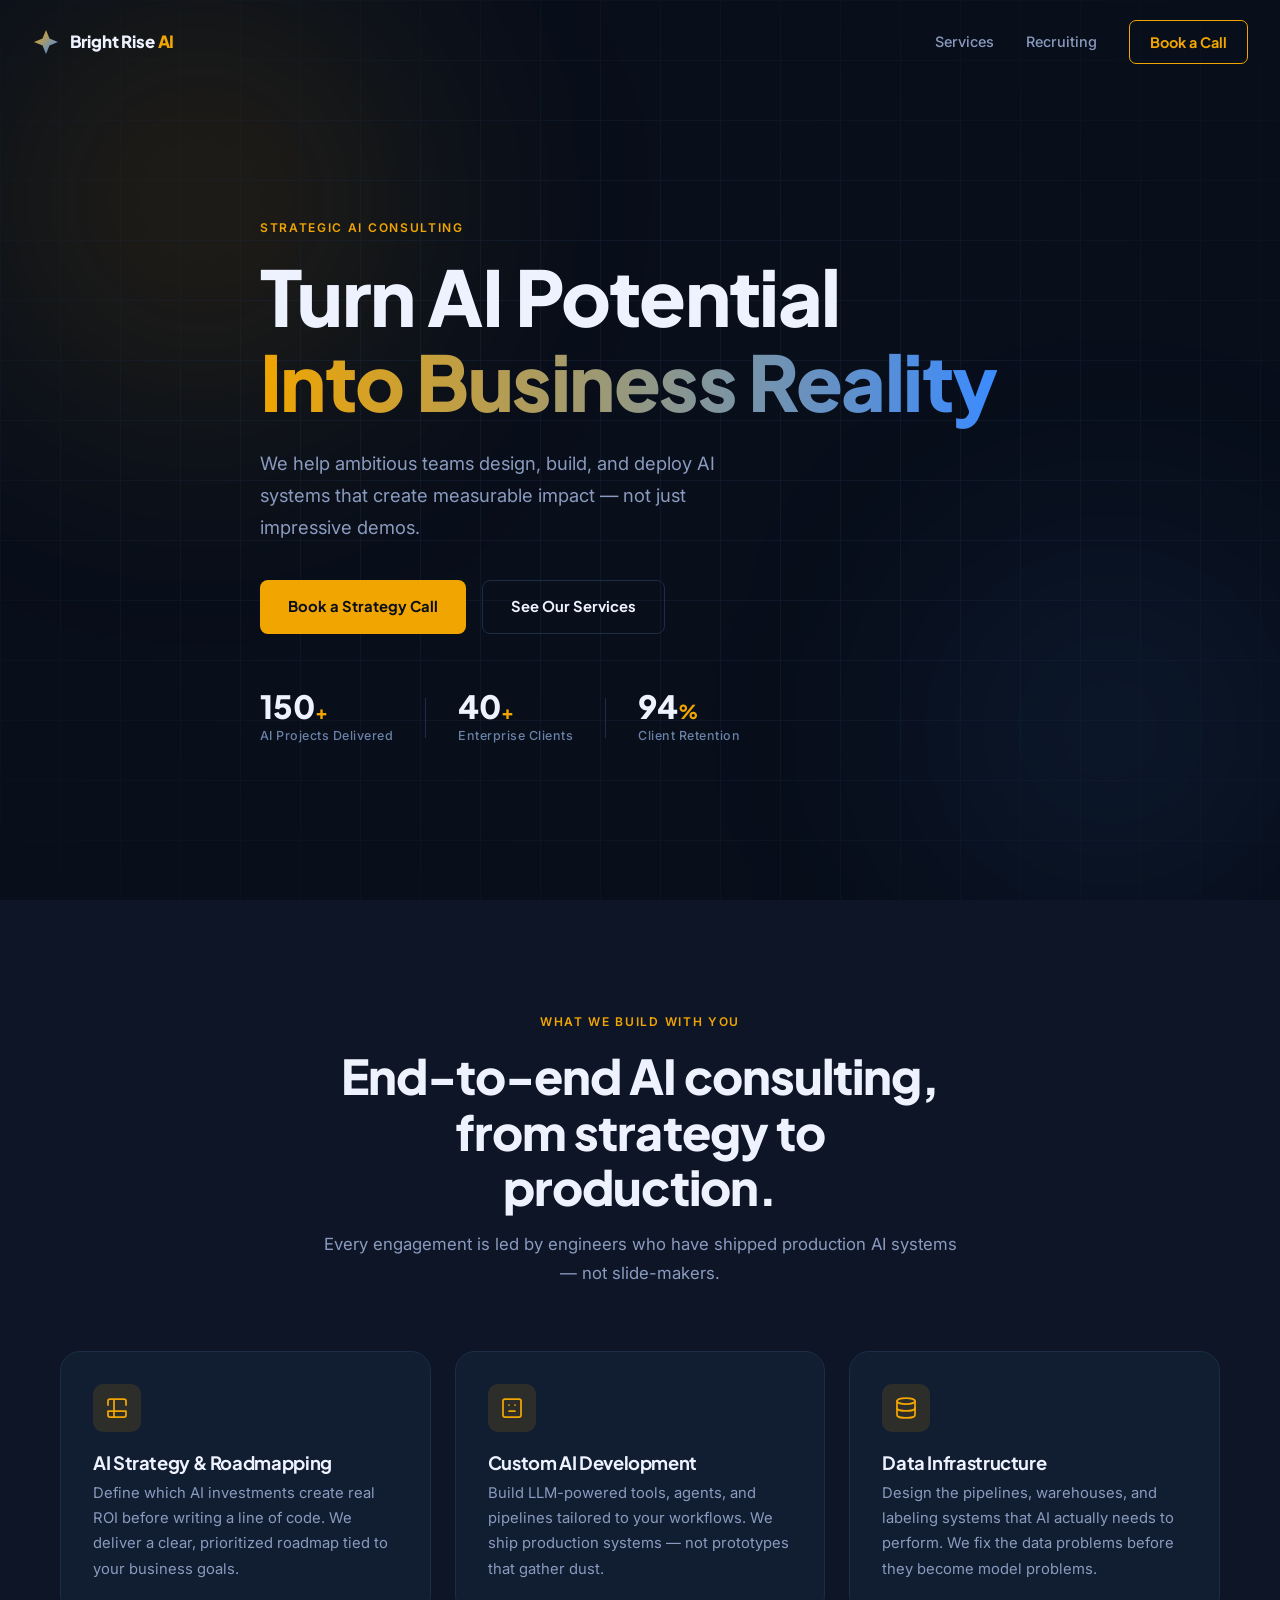
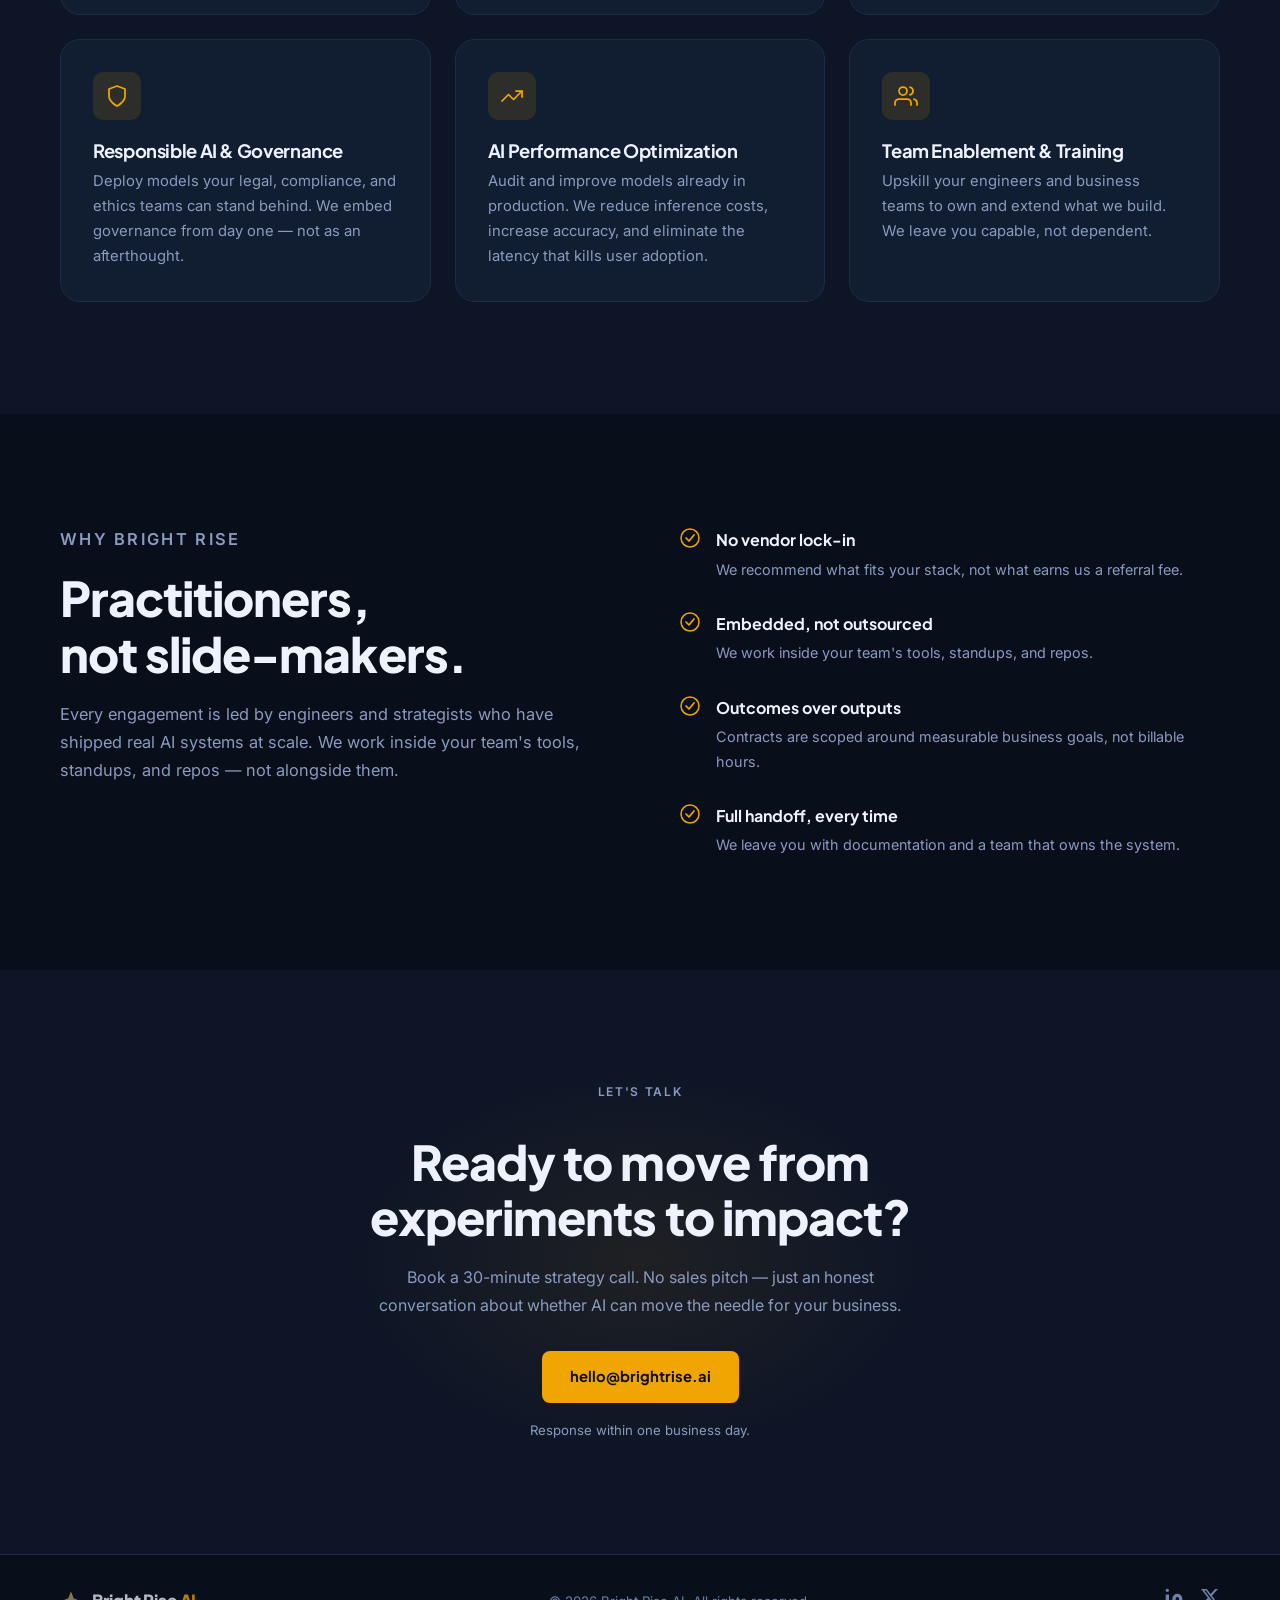
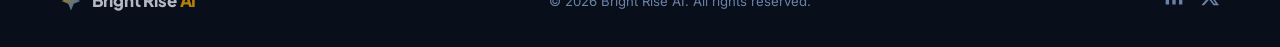
<file: index.html>
<!DOCTYPE html>
<html lang="en">
<head>
  <meta charset="UTF-8" />
  <meta name="viewport" content="width=device-width, initial-scale=1.0" />
  <title>Bright Rise AI — Strategic AI Consulting</title>
  <meta name="description" content="Bright Rise AI helps mid-market and enterprise teams design, build, and deploy AI systems that create real business impact." />
  <meta name="theme-color" content="#080E1A" />
  <link rel="icon" href="favicon.svg" type="image/svg+xml" />
  <link rel="preconnect" href="https://fonts.googleapis.com" />
  <link rel="preconnect" href="https://fonts.gstatic.com" crossorigin />
  <link href="https://fonts.googleapis.com/css2?family=Plus+Jakarta+Sans:wght@400;500;600;700;800&family=Inter:wght@400;500;600&display=swap" rel="stylesheet" />
  <link rel="stylesheet" href="styles.css" />
</head>
<body>

  <!-- NAV -->
  <header class="nav" id="nav">
    <a href="#" class="nav__logo" aria-label="Bright Rise AI home">
      <svg class="nav__logo-mark" width="28" height="28" viewBox="0 0 28 28" fill="none" xmlns="http://www.w3.org/2000/svg" aria-hidden="true">
        <path d="M14 2L17.5 10.5L26 14L17.5 17.5L14 26L10.5 17.5L2 14L10.5 10.5L14 2Z" fill="url(#star-grad)"/>
        <defs>
          <linearGradient id="star-grad" x1="2" y1="2" x2="26" y2="26" gradientUnits="userSpaceOnUse">
            <stop offset="0%" stop-color="#F0A500"/>
            <stop offset="100%" stop-color="#3B8BFF"/>
          </linearGradient>
        </defs>
      </svg>
      <span class="nav__wordmark">Bright Rise <span>AI</span></span>
    </a>
    <nav class="nav__links" aria-label="Main navigation">
      <a href="#services">Services</a>
      <a href="recruiting.html">Recruiting</a>
      <a href="#contact" class="nav__cta">Book a Call</a>
    </nav>
    <button class="nav__hamburger" aria-label="Open menu" aria-expanded="false" aria-controls="mobile-menu">
      <span></span><span></span><span></span>
    </button>
  </header>

  <!-- MOBILE MENU -->
  <div class="mobile-menu" id="mobile-menu" aria-hidden="true">
    <nav aria-label="Mobile navigation">
      <a href="#services">Services</a>
      <a href="recruiting.html">Recruiting</a>
      <a href="#contact">Book a Call</a>
    </nav>
  </div>

  <main>

    <!-- HERO -->
    <section class="hero" id="home">
      <div class="hero__bg" aria-hidden="true">
        <div class="hero__glow hero__glow--gold"></div>
        <div class="hero__glow hero__glow--blue"></div>
        <div class="hero__grid"></div>
      </div>
      <div class="container hero__content">
        <p class="eyebrow reveal">Strategic AI Consulting</p>
        <h1 class="hero__headline reveal">
          Turn AI Potential<br />
          <span class="gradient-text">Into Business Reality</span>
        </h1>
        <p class="hero__lede reveal">
          We help ambitious teams design, build, and deploy AI systems
          that create measurable impact — not just impressive demos.
        </p>
        <div class="hero__actions reveal">
          <a href="#contact" class="btn btn--primary">Book a Strategy Call</a>
          <a href="#services" class="btn btn--ghost">See Our Services</a>
        </div>
        <div class="hero__stats reveal">
          <div class="stat">
            <span class="stat__number">150<span class="stat__plus">+</span></span>
            <span class="stat__label">AI Projects Delivered</span>
          </div>
          <div class="stat__divider" aria-hidden="true"></div>
          <div class="stat">
            <span class="stat__number">40<span class="stat__plus">+</span></span>
            <span class="stat__label">Enterprise Clients</span>
          </div>
          <div class="stat__divider" aria-hidden="true"></div>
          <div class="stat">
            <span class="stat__number">94<span class="stat__pct">%</span></span>
            <span class="stat__label">Client Retention</span>
          </div>
        </div>
      </div>
    </section>

    <!-- SERVICES -->
    <section class="services" id="services">
      <div class="container">
        <div class="section-header reveal">
          <p class="eyebrow">What We Build With You</p>
          <h2>End-to-end AI consulting,<br />from strategy to production.</h2>
          <p class="section-sub">Every engagement is led by engineers who have shipped production AI systems — not slide-makers.</p>
        </div>
        <div class="services__grid">

          <div class="service-card reveal">
            <div class="service-card__icon" aria-hidden="true">
              <svg width="24" height="24" viewBox="0 0 24 24" fill="none" stroke="currentColor" stroke-width="1.75" stroke-linecap="round" stroke-linejoin="round">
                <path d="M9 3H5a2 2 0 0 0-2 2v4m6-6h10a2 2 0 0 1 2 2v4M9 3v18m0 0h10a2 2 0 0 0 2-2v-4M9 21H5a2 2 0 0 1-2-2v-4m0 0h18"/>
              </svg>
            </div>
            <h3>AI Strategy &amp; Roadmapping</h3>
            <p>Define which AI investments create real ROI before writing a line of code. We deliver a clear, prioritized roadmap tied to your business goals.</p>
          </div>

          <div class="service-card reveal">
            <div class="service-card__icon" aria-hidden="true">
              <svg width="24" height="24" viewBox="0 0 24 24" fill="none" stroke="currentColor" stroke-width="1.75" stroke-linecap="round" stroke-linejoin="round">
                <rect x="3" y="3" width="18" height="18" rx="2"/><path d="M9 9h.01M15 9h.01M9 15h6"/>
              </svg>
            </div>
            <h3>Custom AI Development</h3>
            <p>Build LLM-powered tools, agents, and pipelines tailored to your workflows. We ship production systems — not prototypes that gather dust.</p>
          </div>

          <div class="service-card reveal">
            <div class="service-card__icon" aria-hidden="true">
              <svg width="24" height="24" viewBox="0 0 24 24" fill="none" stroke="currentColor" stroke-width="1.75" stroke-linecap="round" stroke-linejoin="round">
                <ellipse cx="12" cy="5" rx="9" ry="3"/><path d="M3 5v14a9 3 0 0 0 18 0V5"/><path d="M3 12a9 3 0 0 0 18 0"/>
              </svg>
            </div>
            <h3>Data Infrastructure</h3>
            <p>Design the pipelines, warehouses, and labeling systems that AI actually needs to perform. We fix the data problems before they become model problems.</p>
          </div>

          <div class="service-card reveal">
            <div class="service-card__icon" aria-hidden="true">
              <svg width="24" height="24" viewBox="0 0 24 24" fill="none" stroke="currentColor" stroke-width="1.75" stroke-linecap="round" stroke-linejoin="round">
                <path d="M12 22s8-4 8-10V5l-8-3-8 3v7c0 6 8 10 8 10z"/>
              </svg>
            </div>
            <h3>Responsible AI &amp; Governance</h3>
            <p>Deploy models your legal, compliance, and ethics teams can stand behind. We embed governance from day one — not as an afterthought.</p>
          </div>

          <div class="service-card reveal">
            <div class="service-card__icon" aria-hidden="true">
              <svg width="24" height="24" viewBox="0 0 24 24" fill="none" stroke="currentColor" stroke-width="1.75" stroke-linecap="round" stroke-linejoin="round">
                <polyline points="22 7 13.5 15.5 8.5 10.5 2 17"/><polyline points="16 7 22 7 22 13"/>
              </svg>
            </div>
            <h3>AI Performance Optimization</h3>
            <p>Audit and improve models already in production. We reduce inference costs, increase accuracy, and eliminate the latency that kills user adoption.</p>
          </div>

          <div class="service-card reveal">
            <div class="service-card__icon" aria-hidden="true">
              <svg width="24" height="24" viewBox="0 0 24 24" fill="none" stroke="currentColor" stroke-width="1.75" stroke-linecap="round" stroke-linejoin="round">
                <path d="M17 21v-2a4 4 0 0 0-4-4H5a4 4 0 0 0-4 4v2"/><circle cx="9" cy="7" r="4"/><path d="M23 21v-2a4 4 0 0 0-3-3.87"/><path d="M16 3.13a4 4 0 0 1 0 7.75"/>
              </svg>
            </div>
            <h3>Team Enablement &amp; Training</h3>
            <p>Upskill your engineers and business teams to own and extend what we build. We leave you capable, not dependent.</p>
          </div>

        </div>
      </div>
    </section>

    <!-- WHY US -->
    <section class="why" id="why">
      <div class="container why__inner">
        <div class="why__left reveal">
          <p class="eyebrow">Why Bright Rise</p>
          <h2>Practitioners,<br />not slide-makers.</h2>
          <p>Every engagement is led by engineers and strategists who have shipped real AI systems at scale. We work inside your team's tools, standups, and repos — not alongside them.</p>
        </div>
        <ul class="why__list" role="list">
          <li class="why__item reveal">
            <svg class="why__check" width="20" height="20" viewBox="0 0 20 20" fill="none" aria-hidden="true">
              <circle cx="10" cy="10" r="9" stroke="#F0A500" stroke-width="1.5"/>
              <polyline points="6,10 9,13 14,7" stroke="#F0A500" stroke-width="1.75" stroke-linecap="round" stroke-linejoin="round"/>
            </svg>
            <div>
              <strong>No vendor lock-in</strong>
              <p>We recommend what fits your stack, not what earns us a referral fee.</p>
            </div>
          </li>
          <li class="why__item reveal">
            <svg class="why__check" width="20" height="20" viewBox="0 0 20 20" fill="none" aria-hidden="true">
              <circle cx="10" cy="10" r="9" stroke="#F0A500" stroke-width="1.5"/>
              <polyline points="6,10 9,13 14,7" stroke="#F0A500" stroke-width="1.75" stroke-linecap="round" stroke-linejoin="round"/>
            </svg>
            <div>
              <strong>Embedded, not outsourced</strong>
              <p>We work inside your team's tools, standups, and repos.</p>
            </div>
          </li>
          <li class="why__item reveal">
            <svg class="why__check" width="20" height="20" viewBox="0 0 20 20" fill="none" aria-hidden="true">
              <circle cx="10" cy="10" r="9" stroke="#F0A500" stroke-width="1.5"/>
              <polyline points="6,10 9,13 14,7" stroke="#F0A500" stroke-width="1.75" stroke-linecap="round" stroke-linejoin="round"/>
            </svg>
            <div>
              <strong>Outcomes over outputs</strong>
              <p>Contracts are scoped around measurable business goals, not billable hours.</p>
            </div>
          </li>
          <li class="why__item reveal">
            <svg class="why__check" width="20" height="20" viewBox="0 0 20 20" fill="none" aria-hidden="true">
              <circle cx="10" cy="10" r="9" stroke="#F0A500" stroke-width="1.5"/>
              <polyline points="6,10 9,13 14,7" stroke="#F0A500" stroke-width="1.75" stroke-linecap="round" stroke-linejoin="round"/>
            </svg>
            <div>
              <strong>Full handoff, every time</strong>
              <p>We leave you with documentation and a team that owns the system.</p>
            </div>
          </li>
        </ul>
      </div>
    </section>

    <!-- CONTACT -->
    <section class="contact" id="contact">
      <div class="container contact__inner">
        <div class="contact__glow" aria-hidden="true"></div>
        <div class="contact__content reveal">
          <p class="eyebrow">Let's Talk</p>
          <h2>Ready to move from<br />experiments to impact?</h2>
          <p>Book a 30-minute strategy call. No sales pitch — just an honest conversation about whether AI can move the needle for your business.</p>
          <a href="mailto:hello@brightrise.ai" class="btn btn--primary">hello@brightrise.ai</a>
          <p class="contact__note">Response within one business day.</p>
        </div>
      </div>
    </section>

  </main>

  <!-- FOOTER -->
  <footer class="footer">
    <div class="container footer__inner">
      <a href="#" class="nav__logo footer__logo" aria-label="Bright Rise AI home">
        <svg class="nav__logo-mark" width="22" height="22" viewBox="0 0 28 28" fill="none" xmlns="http://www.w3.org/2000/svg" aria-hidden="true">
          <path d="M14 2L17.5 10.5L26 14L17.5 17.5L14 26L10.5 17.5L2 14L10.5 10.5L14 2Z" fill="url(#star-grad-footer)"/>
          <defs>
            <linearGradient id="star-grad-footer" x1="2" y1="2" x2="26" y2="26" gradientUnits="userSpaceOnUse">
              <stop offset="0%" stop-color="#F0A500"/>
              <stop offset="100%" stop-color="#3B8BFF"/>
            </linearGradient>
          </defs>
        </svg>
        <span class="nav__wordmark">Bright Rise <span>AI</span></span>
      </a>
      <p class="footer__copy">&copy; <span id="year"></span> Bright Rise AI. All rights reserved.</p>
      <div class="footer__social">
        <a href="https://linkedin.com" target="_blank" rel="noopener noreferrer" aria-label="LinkedIn">
          <svg width="20" height="20" viewBox="0 0 24 24" fill="currentColor" aria-hidden="true"><path d="M16 8a6 6 0 0 1 6 6v7h-4v-7a2 2 0 0 0-2-2 2 2 0 0 0-2 2v7h-4v-7a6 6 0 0 1 6-6z"/><rect x="2" y="9" width="4" height="12"/><circle cx="4" cy="4" r="2"/></svg>
        </a>
        <a href="https://x.com" target="_blank" rel="noopener noreferrer" aria-label="X / Twitter">
          <svg width="20" height="20" viewBox="0 0 24 24" fill="currentColor" aria-hidden="true"><path d="M18.244 2.25h3.308l-7.227 8.26 8.502 11.24H16.17l-5.214-6.817L4.99 21.75H1.68l7.73-8.835L1.254 2.25H8.08l4.713 6.231zm-1.161 17.52h1.833L7.084 4.126H5.117z"/></svg>
        </a>
      </div>
    </div>
  </footer>

  <script src="script.js"></script>
</body>
</html>
</file>
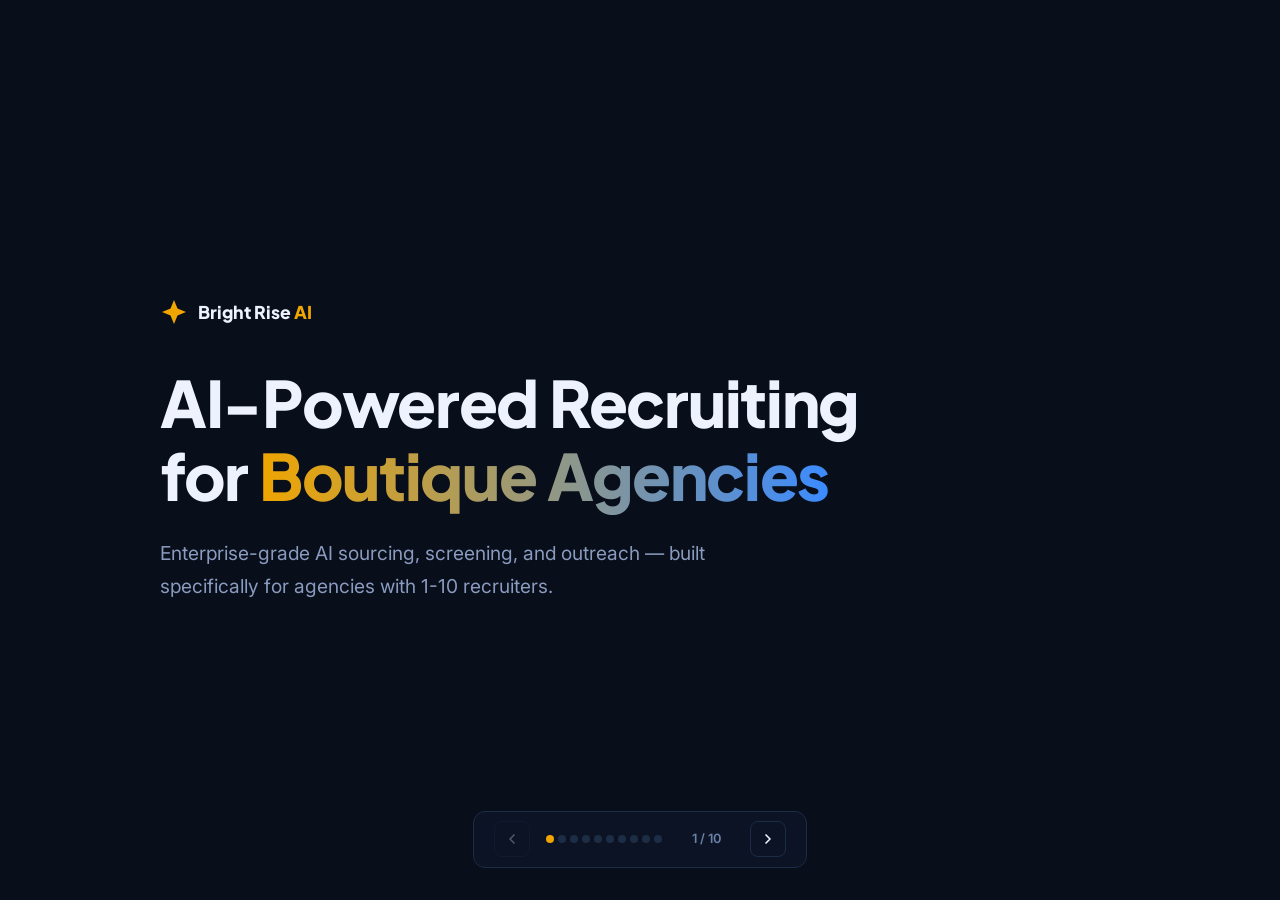
<file: pitch-deck.html>
<!DOCTYPE html>
<html lang="en">
<head>
  <meta charset="UTF-8" />
  <meta name="viewport" content="width=device-width, initial-scale=1.0" />
  <title>Bright Rise AI — Recruiting AI Pitch Deck</title>
  <link rel="icon" href="favicon.svg" type="image/svg+xml" />
  <link rel="preconnect" href="https://fonts.googleapis.com" />
  <link rel="preconnect" href="https://fonts.gstatic.com" crossorigin />
  <link href="https://fonts.googleapis.com/css2?family=Plus+Jakarta+Sans:wght@400;500;600;700;800&family=Inter:wght@400;500;600&display=swap" rel="stylesheet" />
  <style>
    :root {
      --bg:         #080E1A;
      --bg-2:       #0D1526;
      --surface:    #111D30;
      --border:     #1C2D45;
      --gold:       #F0A500;
      --gold-dim:   rgba(240, 165, 0, 0.12);
      --blue:       #3B8BFF;
      --blue-dim:   rgba(59, 139, 255, 0.1);
      --text:       #EEF2FF;
      --text-muted: #6B82A8;
      --text-dim:   #8A9BBF;
    }

    *, *::before, *::after { box-sizing: border-box; margin: 0; padding: 0; }
    html { scroll-behavior: smooth; }

    body {
      background: var(--bg);
      color: var(--text);
      font-family: 'Inter', sans-serif;
      font-size: 1rem;
      line-height: 1.6;
      -webkit-font-smoothing: antialiased;
      overflow: hidden;
      height: 100vh;
    }

    h1, h2, h3 {
      font-family: 'Plus Jakarta Sans', sans-serif;
      line-height: 1.15;
      letter-spacing: -0.02em;
    }

    /* Slide Container */
    .deck {
      position: relative;
      width: 100%;
      height: 100vh;
    }

    .slide {
      position: absolute;
      inset: 0;
      display: flex;
      align-items: center;
      justify-content: center;
      padding: 4rem;
      opacity: 0;
      pointer-events: none;
      transition: opacity 0.4s ease;
    }
    .slide.active {
      opacity: 1;
      pointer-events: all;
    }
    .slide__inner {
      max-width: 960px;
      width: 100%;
    }

    .eyebrow {
      font-size: 0.75rem;
      font-weight: 600;
      letter-spacing: 0.14em;
      text-transform: uppercase;
      color: var(--gold);
      margin-bottom: 1.25rem;
    }

    .slide h1 {
      font-size: clamp(2.5rem, 5vw, 4rem);
      font-weight: 800;
      margin-bottom: 1.5rem;
    }
    .slide h2 {
      font-size: clamp(2rem, 4vw, 3.25rem);
      font-weight: 800;
      margin-bottom: 1.5rem;
    }
    .slide p.lead {
      font-size: 1.2rem;
      color: var(--text-dim);
      max-width: 640px;
      line-height: 1.7;
    }

    .gradient-text {
      background: linear-gradient(90deg, #F0A500, #3B8BFF);
      -webkit-background-clip: text;
      -webkit-text-fill-color: transparent;
      background-clip: text;
    }

    /* Logo in title slide */
    .deck-logo {
      display: flex;
      align-items: center;
      gap: 0.6rem;
      margin-bottom: 2.5rem;
    }
    .deck-logo__text {
      font-family: 'Plus Jakarta Sans', sans-serif;
      font-weight: 800;
      font-size: 1.1rem;
    }
    .deck-logo__text span { color: var(--gold); }

    /* Stat blocks */
    .stat-row {
      display: flex;
      gap: 3rem;
      margin-top: 2.5rem;
      flex-wrap: wrap;
    }
    .stat-block {}
    .stat-block__value {
      font-family: 'Plus Jakarta Sans', sans-serif;
      font-size: 3rem;
      font-weight: 800;
      color: var(--gold);
      line-height: 1;
    }
    .stat-block__label {
      font-size: 0.85rem;
      color: var(--text-muted);
      margin-top: 0.35rem;
    }

    /* Card grids */
    .card-grid {
      display: grid;
      grid-template-columns: repeat(3, 1fr);
      gap: 1.25rem;
      margin-top: 2.5rem;
    }
    .card-grid--2 {
      grid-template-columns: repeat(2, 1fr);
    }
    .deck-card {
      background: var(--surface);
      border: 1px solid var(--border);
      border-radius: 16px;
      padding: 1.75rem;
    }
    .deck-card h3 {
      font-size: 1.1rem;
      font-weight: 700;
      margin-bottom: 0.5rem;
    }
    .deck-card p {
      font-size: 0.875rem;
      color: var(--text-dim);
      line-height: 1.6;
    }
    .deck-card__icon {
      width: 40px;
      height: 40px;
      border-radius: 10px;
      background: var(--gold-dim);
      display: flex;
      align-items: center;
      justify-content: center;
      color: var(--gold);
      margin-bottom: 1rem;
    }

    /* Bullet list */
    .deck-list {
      list-style: none;
      display: flex;
      flex-direction: column;
      gap: 1.25rem;
      margin-top: 2rem;
    }
    .deck-list li {
      display: flex;
      align-items: flex-start;
      gap: 0.75rem;
      font-size: 1.05rem;
      color: var(--text-dim);
    }
    .deck-list li strong {
      color: var(--text);
    }
    .deck-list__check {
      flex-shrink: 0;
      margin-top: 3px;
    }

    /* Workflow steps */
    .workflow {
      display: flex;
      gap: 0.5rem;
      margin-top: 2.5rem;
      align-items: flex-start;
    }
    .workflow__step {
      flex: 1;
      text-align: center;
      position: relative;
    }
    .workflow__num {
      display: inline-flex;
      align-items: center;
      justify-content: center;
      width: 48px;
      height: 48px;
      border-radius: 50%;
      background: var(--gold-dim);
      border: 2px solid rgba(240, 165, 0, 0.3);
      font-family: 'Plus Jakarta Sans', sans-serif;
      font-weight: 800;
      font-size: 1.1rem;
      color: var(--gold);
      margin-bottom: 0.75rem;
    }
    .workflow__step h3 {
      font-size: 0.95rem;
      margin-bottom: 0.25rem;
    }
    .workflow__step p {
      font-size: 0.78rem;
      color: var(--text-muted);
      max-width: 150px;
      margin-inline: auto;
    }
    .workflow__arrow {
      flex-shrink: 0;
      align-self: center;
      color: var(--text-muted);
      margin-top: -1.5rem;
      opacity: 0.4;
    }

    /* Pricing table */
    .pricing-grid {
      display: grid;
      grid-template-columns: repeat(3, 1fr);
      gap: 1.25rem;
      margin-top: 2.5rem;
    }
    .pricing-col {
      background: var(--surface);
      border: 1px solid var(--border);
      border-radius: 16px;
      padding: 2rem 1.5rem;
      display: flex;
      flex-direction: column;
    }
    .pricing-col--featured {
      border-color: var(--gold);
      position: relative;
    }
    .pricing-col--featured::before {
      content: '';
      position: absolute;
      top: 0; left: 0; right: 0;
      height: 2px;
      background: linear-gradient(90deg, var(--gold), var(--blue));
    }
    .pricing-col__name {
      font-family: 'Plus Jakarta Sans', sans-serif;
      font-weight: 800;
      font-size: 1.15rem;
      margin-bottom: 0.35rem;
    }
    .pricing-col__price {
      font-family: 'Plus Jakarta Sans', sans-serif;
      font-weight: 800;
      font-size: 2rem;
      color: var(--gold);
      margin-bottom: 1rem;
    }
    .pricing-col__price span {
      font-size: 0.85rem;
      font-weight: 500;
      color: var(--text-muted);
    }
    .pricing-col ul {
      list-style: none;
      flex-grow: 1;
    }
    .pricing-col ul li {
      font-size: 0.85rem;
      color: var(--text-dim);
      padding: 0.4rem 0;
      border-bottom: 1px solid rgba(28, 45, 69, 0.5);
    }
    .pricing-col ul li:last-child { border-bottom: none; }

    /* CTA slide */
    .cta-slide {
      text-align: center;
    }
    .cta-slide h2 {
      font-size: clamp(2.25rem, 4vw, 3.5rem);
    }
    .cta-slide p.lead {
      margin-inline: auto;
    }
    .cta-slide .btn {
      display: inline-flex;
      align-items: center;
      gap: 0.5rem;
      padding: 1rem 2rem;
      border-radius: 8px;
      font-family: 'Plus Jakarta Sans', sans-serif;
      font-size: 1rem;
      font-weight: 700;
      text-decoration: none;
      background: var(--gold);
      color: #080E1A;
      margin-top: 2rem;
      transition: background 0.2s, transform 0.2s, box-shadow 0.2s;
    }
    .cta-slide .btn:hover {
      background: #FFB41A;
      transform: translateY(-2px);
      box-shadow: 0 8px 24px rgba(240, 165, 0, 0.3);
    }

    /* Navigation */
    .deck-nav {
      position: fixed;
      bottom: 2rem;
      left: 50%;
      transform: translateX(-50%);
      display: flex;
      align-items: center;
      gap: 1rem;
      background: rgba(13, 21, 38, 0.9);
      backdrop-filter: blur(12px);
      border: 1px solid var(--border);
      border-radius: 12px;
      padding: 0.6rem 1.25rem;
      z-index: 100;
    }
    .deck-nav__counter {
      font-size: 0.8rem;
      color: var(--text-muted);
      font-weight: 600;
      min-width: 3.5rem;
      text-align: center;
    }
    .deck-nav__btn {
      display: flex;
      align-items: center;
      justify-content: center;
      width: 36px;
      height: 36px;
      border-radius: 8px;
      border: 1px solid var(--border);
      background: transparent;
      color: var(--text);
      cursor: pointer;
      transition: border-color 0.2s, color 0.2s;
    }
    .deck-nav__btn:hover {
      border-color: var(--gold);
      color: var(--gold);
    }
    .deck-nav__btn:disabled {
      opacity: 0.3;
      cursor: default;
    }
    .deck-nav__btn:disabled:hover {
      border-color: var(--border);
      color: var(--text);
    }
    .deck-nav__progress {
      display: flex;
      gap: 4px;
    }
    .deck-nav__dot {
      width: 8px;
      height: 8px;
      border-radius: 50%;
      background: var(--border);
      transition: background 0.2s;
    }
    .deck-nav__dot.active {
      background: var(--gold);
    }

    /* Print */
    @media print {
      body { overflow: visible; height: auto; background: #fff; color: #1a1a1a; }
      .slide {
        position: relative;
        opacity: 1;
        pointer-events: all;
        page-break-after: always;
        min-height: 100vh;
        padding: 2rem;
      }
      .deck-nav { display: none; }
      .deck-card, .pricing-col { border-color: #ddd; background: #f9f9f9; }
      .stat-block__value, .pricing-col__price, .workflow__num { color: #D4940A; }
      .eyebrow { color: #D4940A; }
      .gradient-text { -webkit-text-fill-color: #D4940A; }
      p.lead, .deck-card p, .deck-list li, .stat-block__label, .workflow__step p { color: #555; }
    }

    @media (max-width: 768px) {
      .slide { padding: 2rem 1.5rem; }
      .card-grid, .pricing-grid { grid-template-columns: 1fr; }
      .stat-row { gap: 1.5rem; }
      .workflow { flex-direction: column; align-items: center; }
      .workflow__arrow { transform: rotate(90deg); }
    }
  </style>
</head>
<body>

<div class="deck" id="deck">

  <!-- SLIDE 1: Title -->
  <div class="slide active" data-slide="0">
    <div class="slide__inner">
      <div class="deck-logo">
        <svg width="28" height="28" viewBox="0 0 28 28" fill="none">
          <path d="M14 2L17.5 10.5L26 14L17.5 17.5L14 26L10.5 17.5L2 14L10.5 10.5L14 2Z" fill="url(#sg1)"/>
          <defs><linearGradient id="sg1" x1="2" y1="2" x2="26" y2="26"><stop offset="0%" stop-color="#F0A500"/><stop offset="100%" stop-color="#3B8BFF"/></linearGradient></defs>
        </svg>
        <span class="deck-logo__text">Bright Rise <span>AI</span></span>
      </div>
      <h1>AI-Powered Recruiting<br />for <span class="gradient-text">Boutique Agencies</span></h1>
      <p class="lead">Enterprise-grade AI sourcing, screening, and outreach — built specifically for agencies with 1-10 recruiters.</p>
    </div>
  </div>

  <!-- SLIDE 2: The Problem -->
  <div class="slide" data-slide="1">
    <div class="slide__inner">
      <p class="eyebrow">The Problem</p>
      <h2>Your recruiters are buried in manual work.</h2>
      <ul class="deck-list">
        <li>
          <svg class="deck-list__check" width="20" height="20" viewBox="0 0 20 20" fill="none"><circle cx="10" cy="10" r="9" stroke="#F0A500" stroke-width="1.5"/><path d="M7 7l6 6M13 7l-6 6" stroke="#F0A500" stroke-width="1.75" stroke-linecap="round"/></svg>
          <span><strong>30 hours per week</strong> spent on manual sourcing — LinkedIn searches, Boolean strings, spreadsheet tracking</span>
        </li>
        <li>
          <svg class="deck-list__check" width="20" height="20" viewBox="0 0 20 20" fill="none"><circle cx="10" cy="10" r="9" stroke="#F0A500" stroke-width="1.5"/><path d="M7 7l6 6M13 7l-6 6" stroke="#F0A500" stroke-width="1.75" stroke-linecap="round"/></svg>
          <span><strong>Losing candidates</strong> to larger agencies that use AI to reach talent first</span>
        </li>
        <li>
          <svg class="deck-list__check" width="20" height="20" viewBox="0 0 20 20" fill="none"><circle cx="10" cy="10" r="9" stroke="#F0A500" stroke-width="1.5"/><path d="M7 7l6 6M13 7l-6 6" stroke="#F0A500" stroke-width="1.75" stroke-linecap="round"/></svg>
          <span><strong>Generic outreach</strong> getting 20% open rates — candidates ignore templates</span>
        </li>
        <li>
          <svg class="deck-list__check" width="20" height="20" viewBox="0 0 20 20" fill="none"><circle cx="10" cy="10" r="9" stroke="#F0A500" stroke-width="1.5"/><path d="M7 7l6 6M13 7l-6 6" stroke="#F0A500" stroke-width="1.75" stroke-linecap="round"/></svg>
          <span><strong>Enterprise tools priced at $10K+/mo</strong> designed for 50+ recruiter teams, not boutique agencies</span>
        </li>
      </ul>
    </div>
  </div>

  <!-- SLIDE 3: The Market -->
  <div class="slide" data-slide="2">
    <div class="slide__inner">
      <p class="eyebrow">The Market Shift</p>
      <h2>AI recruiting is no longer optional.</h2>
      <p class="lead">The agencies adopting AI now are pulling ahead. The ones that don't will struggle to compete on speed and volume.</p>
      <div class="stat-row">
        <div class="stat-block">
          <div class="stat-block__value">75%</div>
          <div class="stat-block__label">of staffing firms now use AI tools</div>
        </div>
        <div class="stat-block">
          <div class="stat-block__value">52%</div>
          <div class="stat-block__label">adding AI agents in 2026</div>
        </div>
        <div class="stat-block">
          <div class="stat-block__value">50%</div>
          <div class="stat-block__label">average reduction in time-to-hire</div>
        </div>
      </div>
    </div>
  </div>

  <!-- SLIDE 4: Our Solution -->
  <div class="slide" data-slide="3">
    <div class="slide__inner">
      <p class="eyebrow">Our Solution</p>
      <h2>Three AI pillars for your agency.</h2>
      <div class="card-grid">
        <div class="deck-card">
          <div class="deck-card__icon">
            <svg width="20" height="20" viewBox="0 0 24 24" fill="none" stroke="currentColor" stroke-width="1.75" stroke-linecap="round" stroke-linejoin="round"><circle cx="11" cy="11" r="8"/><path d="m21 21-4.35-4.35"/><path d="M11 8v6M8 11h6"/></svg>
          </div>
          <h3>AI Candidate Sourcing</h3>
          <p>Autonomous agents search 800M+ profiles across LinkedIn, GitHub, and 30+ sources — building qualified shortlists while you sleep.</p>
        </div>
        <div class="deck-card">
          <div class="deck-card__icon">
            <svg width="20" height="20" viewBox="0 0 24 24" fill="none" stroke="currentColor" stroke-width="1.75" stroke-linecap="round" stroke-linejoin="round"><path d="M14 2H6a2 2 0 0 0-2 2v16a2 2 0 0 0 2 2h12a2 2 0 0 0 2-2V8z"/><polyline points="14 2 14 8 20 8"/><path d="M9 15l2 2 4-4"/></svg>
          </div>
          <h3>Smart Screening</h3>
          <p>AI analyzes resumes in seconds, ranking candidates by skills, experience, and cultural fit — not just keyword matches.</p>
        </div>
        <div class="deck-card">
          <div class="deck-card__icon">
            <svg width="20" height="20" viewBox="0 0 24 24" fill="none" stroke="currentColor" stroke-width="1.75" stroke-linecap="round" stroke-linejoin="round"><path d="M4 4h16c1.1 0 2 .9 2 2v12c0 1.1-.9 2-2 2H4c-1.1 0-2-.9-2-2V6c0-1.1.9-2 2-2z"/><polyline points="22,6 12,13 2,6"/></svg>
          </div>
          <h3>Outreach Automation</h3>
          <p>Personalized messages referencing specific projects and career milestones — 40-50% open rates vs. 20-25% for generic emails.</p>
        </div>
      </div>
    </div>
  </div>

  <!-- SLIDE 5: How It Works -->
  <div class="slide" data-slide="4">
    <div class="slide__inner">
      <p class="eyebrow">How It Works</p>
      <h2>From job req to shortlist in hours.</h2>
      <div class="workflow">
        <div class="workflow__step">
          <div class="workflow__num">1</div>
          <h3>Define Role</h3>
          <p>Enter requirements in plain language</p>
        </div>
        <svg class="workflow__arrow" width="24" height="24" viewBox="0 0 24 24" fill="none" stroke="currentColor" stroke-width="2"><path d="M5 12h14M12 5l7 7-7 7"/></svg>
        <div class="workflow__step">
          <div class="workflow__num">2</div>
          <h3>AI Sources</h3>
          <p>Searches 800M+ profiles automatically</p>
        </div>
        <svg class="workflow__arrow" width="24" height="24" viewBox="0 0 24 24" fill="none" stroke="currentColor" stroke-width="2"><path d="M5 12h14M12 5l7 7-7 7"/></svg>
        <div class="workflow__step">
          <div class="workflow__num">3</div>
          <h3>Screen &amp; Rank</h3>
          <p>Scored by match quality, not keywords</p>
        </div>
        <svg class="workflow__arrow" width="24" height="24" viewBox="0 0 24 24" fill="none" stroke="currentColor" stroke-width="2"><path d="M5 12h14M12 5l7 7-7 7"/></svg>
        <div class="workflow__step">
          <div class="workflow__num">4</div>
          <h3>Outreach</h3>
          <p>Personalized messages sent automatically</p>
        </div>
        <svg class="workflow__arrow" width="24" height="24" viewBox="0 0 24 24" fill="none" stroke="currentColor" stroke-width="2"><path d="M5 12h14M12 5l7 7-7 7"/></svg>
        <div class="workflow__step">
          <div class="workflow__num">5</div>
          <h3>You Close</h3>
          <p>Focus on relationships and placements</p>
        </div>
      </div>
    </div>
  </div>

  <!-- SLIDE 6: Results -->
  <div class="slide" data-slide="5">
    <div class="slide__inner">
      <p class="eyebrow">Proven Results</p>
      <h2>The numbers speak for themselves.</h2>
      <p class="lead">Based on industry benchmarks and AI recruiting outcomes across agencies using these tools.</p>
      <div class="stat-row">
        <div class="stat-block">
          <div class="stat-block__value">50%</div>
          <div class="stat-block__label">Faster time-to-hire</div>
        </div>
        <div class="stat-block">
          <div class="stat-block__value">3x</div>
          <div class="stat-block__label">More candidates sourced per week</div>
        </div>
        <div class="stat-block">
          <div class="stat-block__value">45%</div>
          <div class="stat-block__label">Average outreach open rate</div>
        </div>
        <div class="stat-block">
          <div class="stat-block__value">80%</div>
          <div class="stat-block__label">Reduction in screening time</div>
        </div>
      </div>
    </div>
  </div>

  <!-- SLIDE 7: Case Study -->
  <div class="slide" data-slide="6">
    <div class="slide__inner">
      <p class="eyebrow">Case Study</p>
      <h2>A 5-person agency, transformed.</h2>
      <div class="card-grid card-grid--2">
        <div class="deck-card">
          <h3>Before Bright Rise AI</h3>
          <ul class="deck-list" style="margin-top:0.75rem; gap:0.75rem">
            <li style="font-size:0.9rem"><svg class="deck-list__check" width="16" height="16" viewBox="0 0 20 20" fill="none"><circle cx="10" cy="10" r="9" stroke="#F0A500" stroke-width="1.5"/><path d="M7 7l6 6M13 7l-6 6" stroke="#F0A500" stroke-width="1.5" stroke-linecap="round"/></svg><span>25 placements per month</span></li>
            <li style="font-size:0.9rem"><svg class="deck-list__check" width="16" height="16" viewBox="0 0 20 20" fill="none"><circle cx="10" cy="10" r="9" stroke="#F0A500" stroke-width="1.5"/><path d="M7 7l6 6M13 7l-6 6" stroke="#F0A500" stroke-width="1.5" stroke-linecap="round"/></svg><span>18-day average time-to-fill</span></li>
            <li style="font-size:0.9rem"><svg class="deck-list__check" width="16" height="16" viewBox="0 0 20 20" fill="none"><circle cx="10" cy="10" r="9" stroke="#F0A500" stroke-width="1.5"/><path d="M7 7l6 6M13 7l-6 6" stroke="#F0A500" stroke-width="1.5" stroke-linecap="round"/></svg><span>150 outreach emails/week, 22% open rate</span></li>
          </ul>
        </div>
        <div class="deck-card" style="border-color: rgba(34,197,94,0.3)">
          <h3 style="color:#22c55e">After Bright Rise AI</h3>
          <ul class="deck-list" style="margin-top:0.75rem; gap:0.75rem">
            <li style="font-size:0.9rem"><svg class="deck-list__check" width="16" height="16" viewBox="0 0 20 20" fill="none"><circle cx="10" cy="10" r="9" stroke="#22c55e" stroke-width="1.5"/><polyline points="6,10 9,13 14,7" stroke="#22c55e" stroke-width="1.75" stroke-linecap="round" stroke-linejoin="round"/></svg><span><strong>42 placements per month</strong> (+68%)</span></li>
            <li style="font-size:0.9rem"><svg class="deck-list__check" width="16" height="16" viewBox="0 0 20 20" fill="none"><circle cx="10" cy="10" r="9" stroke="#22c55e" stroke-width="1.5"/><polyline points="6,10 9,13 14,7" stroke="#22c55e" stroke-width="1.75" stroke-linecap="round" stroke-linejoin="round"/></svg><span><strong>9-day average time-to-fill</strong> (-50%)</span></li>
            <li style="font-size:0.9rem"><svg class="deck-list__check" width="16" height="16" viewBox="0 0 20 20" fill="none"><circle cx="10" cy="10" r="9" stroke="#22c55e" stroke-width="1.5"/><polyline points="6,10 9,13 14,7" stroke="#22c55e" stroke-width="1.75" stroke-linecap="round" stroke-linejoin="round"/></svg><span><strong>500+ outreach/week, 47% open rate</strong></span></li>
          </ul>
        </div>
      </div>
    </div>
  </div>

  <!-- SLIDE 8: Pricing -->
  <div class="slide" data-slide="7">
    <div class="slide__inner">
      <p class="eyebrow">Pricing</p>
      <h2>Plans that scale with your agency.</h2>
      <div class="pricing-grid">
        <div class="pricing-col">
          <p class="pricing-col__name">Starter</p>
          <p class="pricing-col__price">$2,000 <span>/mo</span></p>
          <ul>
            <li>AI recruiting audit &amp; roadmap</li>
            <li>Job description optimization</li>
            <li>Basic outreach automation</li>
            <li>Monthly performance review</li>
          </ul>
        </div>
        <div class="pricing-col pricing-col--featured">
          <p class="pricing-col__name">Growth</p>
          <p class="pricing-col__price">$5,000 <span>/mo</span></p>
          <ul>
            <li>Everything in Starter</li>
            <li>Custom AI sourcing agent</li>
            <li>ATS/CRM AI integration</li>
            <li>Automated resume screening</li>
            <li>Weekly strategy sessions</li>
          </ul>
        </div>
        <div class="pricing-col">
          <p class="pricing-col__name">Custom</p>
          <p class="pricing-col__price">Let's Talk</p>
          <ul>
            <li>Everything in Growth</li>
            <li>Full autonomous workflows</li>
            <li>Predictive analytics</li>
            <li>Bias auditing &amp; compliance</li>
            <li>Dedicated AI engineer</li>
          </ul>
        </div>
      </div>
    </div>
  </div>

  <!-- SLIDE 9: Why Brightrise -->
  <div class="slide" data-slide="8">
    <div class="slide__inner">
      <p class="eyebrow">Why Bright Rise</p>
      <h2>Built for agencies like yours.</h2>
      <ul class="deck-list">
        <li>
          <svg class="deck-list__check" width="20" height="20" viewBox="0 0 20 20" fill="none"><circle cx="10" cy="10" r="9" stroke="#F0A500" stroke-width="1.5"/><polyline points="6,10 9,13 14,7" stroke="#F0A500" stroke-width="1.75" stroke-linecap="round" stroke-linejoin="round"/></svg>
          <span><strong>Recruiting-specialized</strong> — we understand agency workflows, ATS systems, and placement metrics</span>
        </li>
        <li>
          <svg class="deck-list__check" width="20" height="20" viewBox="0 0 20 20" fill="none"><circle cx="10" cy="10" r="9" stroke="#F0A500" stroke-width="1.5"/><polyline points="6,10 9,13 14,7" stroke="#F0A500" stroke-width="1.75" stroke-linecap="round" stroke-linejoin="round"/></svg>
          <span><strong>Human-in-the-loop</strong> — AI handles the volume, your recruiters handle the relationships</span>
        </li>
        <li>
          <svg class="deck-list__check" width="20" height="20" viewBox="0 0 20 20" fill="none"><circle cx="10" cy="10" r="9" stroke="#F0A500" stroke-width="1.5"/><polyline points="6,10 9,13 14,7" stroke="#F0A500" stroke-width="1.75" stroke-linecap="round" stroke-linejoin="round"/></svg>
          <span><strong>Bias-aware by design</strong> — we audit for fairness and help you meet emerging AI compliance requirements</span>
        </li>
        <li>
          <svg class="deck-list__check" width="20" height="20" viewBox="0 0 20 20" fill="none"><circle cx="10" cy="10" r="9" stroke="#F0A500" stroke-width="1.5"/><polyline points="6,10 9,13 14,7" stroke="#F0A500" stroke-width="1.75" stroke-linecap="round" stroke-linejoin="round"/></svg>
          <span><strong>No lock-in</strong> — we integrate with your existing tools and leave you in control</span>
        </li>
      </ul>
    </div>
  </div>

  <!-- SLIDE 10: CTA -->
  <div class="slide" data-slide="9">
    <div class="slide__inner cta-slide">
      <p class="eyebrow">Next Step</p>
      <h2>Book your free<br /><span class="gradient-text">AI Recruiting Audit.</span></h2>
      <p class="lead">30 minutes. No sales pitch. We'll analyze your current workflow and show you exactly where AI can save your team 15+ hours per week.</p>
      <a href="mailto:hello@brightrise.ai" class="btn">hello@brightrise.ai</a>
    </div>
  </div>

</div>

<!-- Navigation -->
<div class="deck-nav">
  <button class="deck-nav__btn" id="prev-btn" aria-label="Previous slide" disabled>
    <svg width="16" height="16" viewBox="0 0 24 24" fill="none" stroke="currentColor" stroke-width="2.5" stroke-linecap="round" stroke-linejoin="round"><path d="M15 18l-6-6 6-6"/></svg>
  </button>
  <div class="deck-nav__progress" id="progress"></div>
  <span class="deck-nav__counter" id="counter">1 / 10</span>
  <button class="deck-nav__btn" id="next-btn" aria-label="Next slide">
    <svg width="16" height="16" viewBox="0 0 24 24" fill="none" stroke="currentColor" stroke-width="2.5" stroke-linecap="round" stroke-linejoin="round"><path d="M9 18l6-6-6-6"/></svg>
  </button>
</div>

<script>
(function() {
  const slides = document.querySelectorAll('.slide');
  const total = slides.length;
  let current = 0;

  const prevBtn = document.getElementById('prev-btn');
  const nextBtn = document.getElementById('next-btn');
  const counter = document.getElementById('counter');
  const progress = document.getElementById('progress');

  // Build dots
  for (let i = 0; i < total; i++) {
    const dot = document.createElement('div');
    dot.className = 'deck-nav__dot' + (i === 0 ? ' active' : '');
    dot.addEventListener('click', () => goTo(i));
    dot.style.cursor = 'pointer';
    progress.appendChild(dot);
  }

  function goTo(index) {
    if (index < 0 || index >= total) return;
    slides[current].classList.remove('active');
    progress.children[current].classList.remove('active');
    current = index;
    slides[current].classList.add('active');
    progress.children[current].classList.add('active');
    counter.textContent = `${current + 1} / ${total}`;
    prevBtn.disabled = current === 0;
    nextBtn.disabled = current === total - 1;
  }

  prevBtn.addEventListener('click', () => goTo(current - 1));
  nextBtn.addEventListener('click', () => goTo(current + 1));

  document.addEventListener('keydown', (e) => {
    if (e.key === 'ArrowRight' || e.key === 'ArrowDown') { e.preventDefault(); goTo(current + 1); }
    if (e.key === 'ArrowLeft' || e.key === 'ArrowUp') { e.preventDefault(); goTo(current - 1); }
  });
})();
</script>

</body>
</html>
</file>
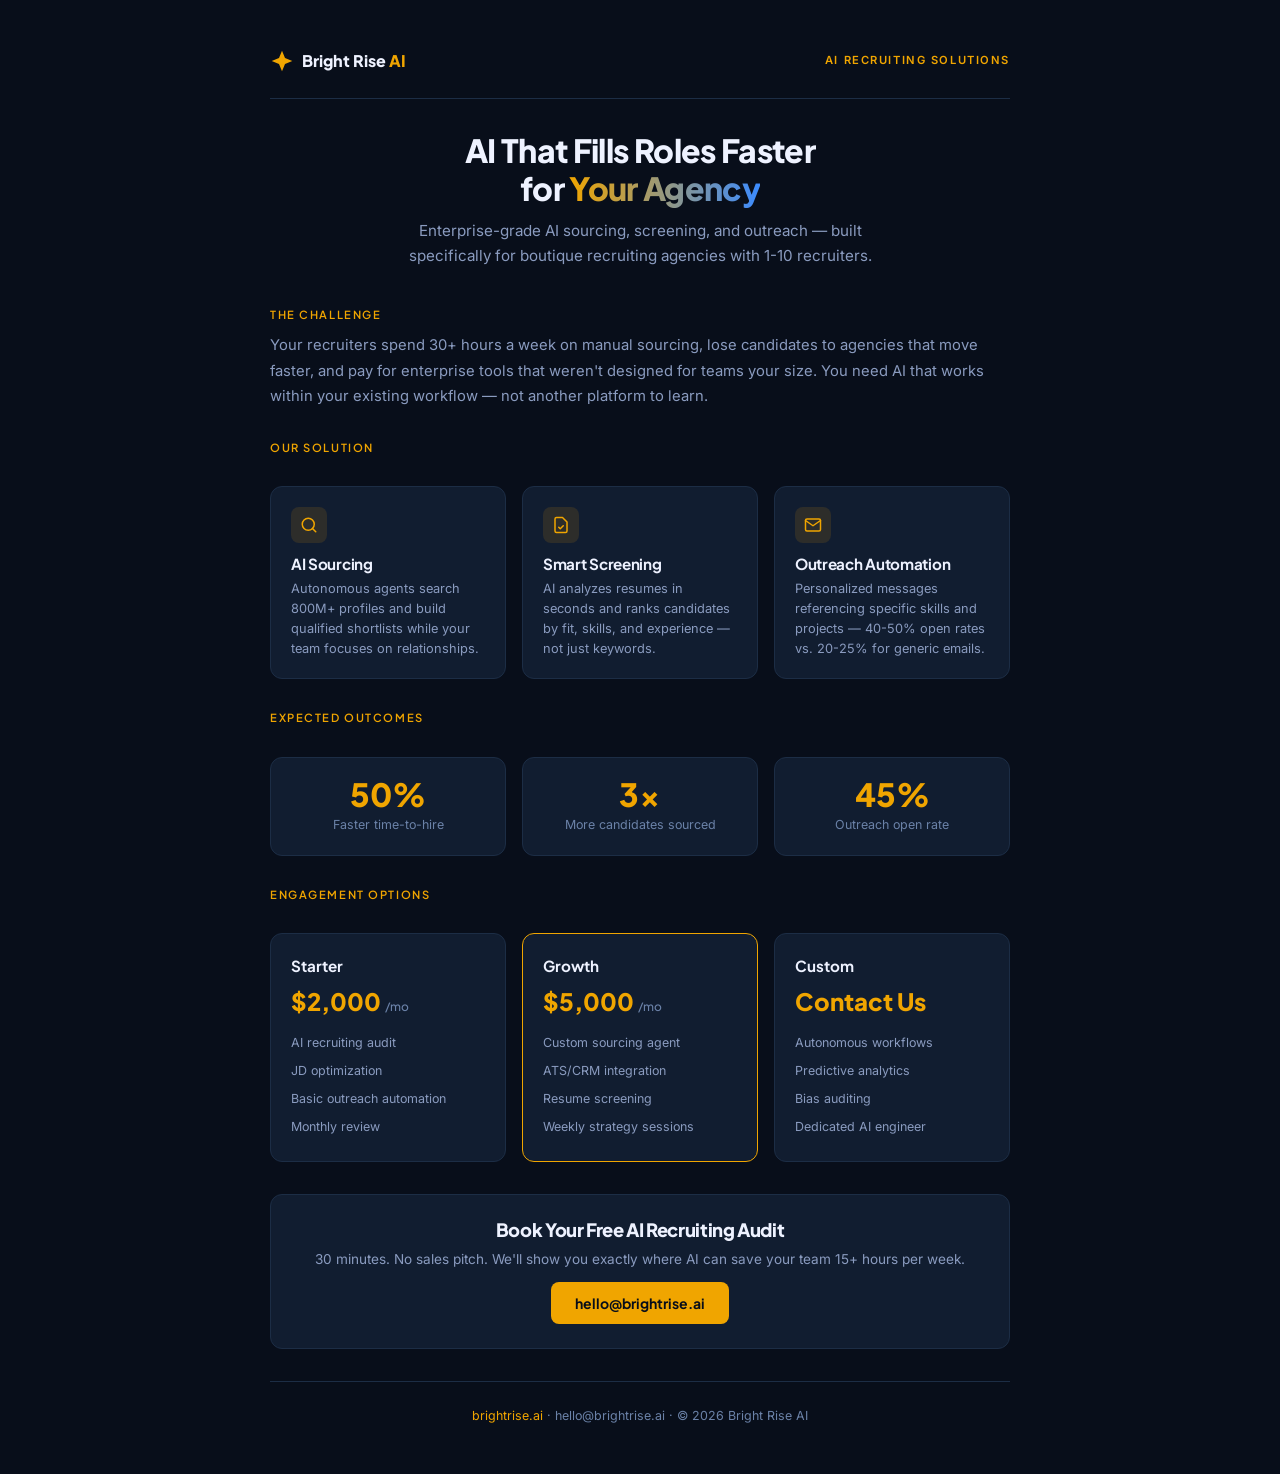
<file: proposal.html>
<!DOCTYPE html>
<html lang="en">
<head>
  <meta charset="UTF-8" />
  <meta name="viewport" content="width=device-width, initial-scale=1.0" />
  <title>Bright Rise AI — Recruiting AI Proposal</title>
  <link rel="icon" href="favicon.svg" type="image/svg+xml" />
  <link rel="preconnect" href="https://fonts.googleapis.com" />
  <link rel="preconnect" href="https://fonts.gstatic.com" crossorigin />
  <link href="https://fonts.googleapis.com/css2?family=Plus+Jakarta+Sans:wght@400;500;600;700;800&family=Inter:wght@400;500;600&display=swap" rel="stylesheet" />
  <style>
    :root {
      --bg:         #080E1A;
      --bg-2:       #0D1526;
      --surface:    #111D30;
      --border:     #1C2D45;
      --gold:       #F0A500;
      --gold-dim:   rgba(240, 165, 0, 0.12);
      --blue:       #3B8BFF;
      --text:       #EEF2FF;
      --text-muted: #6B82A8;
      --text-dim:   #8A9BBF;
    }

    *, *::before, *::after { box-sizing: border-box; margin: 0; padding: 0; }

    body {
      background: var(--bg);
      color: var(--text);
      font-family: 'Inter', sans-serif;
      font-size: 0.925rem;
      line-height: 1.6;
      -webkit-font-smoothing: antialiased;
    }

    h1, h2, h3 {
      font-family: 'Plus Jakarta Sans', sans-serif;
      line-height: 1.2;
      letter-spacing: -0.02em;
    }

    .proposal {
      max-width: 820px;
      margin: 0 auto;
      padding: 3rem 2.5rem;
    }

    /* Header */
    .proposal-header {
      display: flex;
      align-items: center;
      justify-content: space-between;
      padding-bottom: 1.5rem;
      border-bottom: 1px solid var(--border);
      margin-bottom: 2rem;
    }
    .proposal-logo {
      display: flex;
      align-items: center;
      gap: 0.5rem;
    }
    .proposal-logo__text {
      font-family: 'Plus Jakarta Sans', sans-serif;
      font-weight: 800;
      font-size: 1rem;
    }
    .proposal-logo__text span { color: var(--gold); }
    .proposal-header__title {
      font-size: 0.7rem;
      font-weight: 600;
      letter-spacing: 0.14em;
      text-transform: uppercase;
      color: var(--gold);
    }

    /* Headline */
    .proposal-headline {
      text-align: center;
      margin-bottom: 2.5rem;
    }
    .proposal-headline h1 {
      font-size: 2rem;
      font-weight: 800;
      margin-bottom: 0.75rem;
    }
    .proposal-headline .gradient-text {
      background: linear-gradient(90deg, #F0A500, #3B8BFF);
      -webkit-background-clip: text;
      -webkit-text-fill-color: transparent;
      background-clip: text;
    }
    .proposal-headline p {
      color: var(--text-dim);
      max-width: 520px;
      margin: 0 auto;
      font-size: 0.95rem;
    }

    /* Problem */
    .proposal-section {
      margin-bottom: 2rem;
    }
    .proposal-section h2 {
      font-size: 0.7rem;
      font-weight: 600;
      letter-spacing: 0.14em;
      text-transform: uppercase;
      color: var(--gold);
      margin-bottom: 0.75rem;
    }
    .proposal-section p {
      color: var(--text-dim);
      line-height: 1.7;
    }

    /* Three pillars */
    .pillars {
      display: grid;
      grid-template-columns: repeat(3, 1fr);
      gap: 1rem;
      margin-bottom: 2rem;
    }
    .pillar {
      background: var(--surface);
      border: 1px solid var(--border);
      border-radius: 12px;
      padding: 1.25rem;
    }
    .pillar__icon {
      width: 36px;
      height: 36px;
      border-radius: 8px;
      background: var(--gold-dim);
      display: flex;
      align-items: center;
      justify-content: center;
      color: var(--gold);
      margin-bottom: 0.75rem;
    }
    .pillar h3 {
      font-size: 0.95rem;
      font-weight: 700;
      margin-bottom: 0.35rem;
    }
    .pillar p {
      font-size: 0.8rem;
      color: var(--text-dim);
      line-height: 1.55;
    }

    /* Stats */
    .stats-row {
      display: grid;
      grid-template-columns: repeat(3, 1fr);
      gap: 1rem;
      margin-bottom: 2rem;
    }
    .stat-box {
      background: var(--surface);
      border: 1px solid var(--border);
      border-radius: 12px;
      padding: 1.25rem;
      text-align: center;
    }
    .stat-box__value {
      font-family: 'Plus Jakarta Sans', sans-serif;
      font-size: 2rem;
      font-weight: 800;
      color: var(--gold);
      line-height: 1;
    }
    .stat-box__label {
      font-size: 0.78rem;
      color: var(--text-muted);
      margin-top: 0.3rem;
    }

    /* Pricing */
    .pricing-row {
      display: grid;
      grid-template-columns: repeat(3, 1fr);
      gap: 1rem;
      margin-bottom: 2rem;
    }
    .price-box {
      background: var(--surface);
      border: 1px solid var(--border);
      border-radius: 12px;
      padding: 1.25rem;
    }
    .price-box--featured {
      border-color: var(--gold);
    }
    .price-box__name {
      font-family: 'Plus Jakarta Sans', sans-serif;
      font-weight: 700;
      font-size: 0.95rem;
      margin-bottom: 0.25rem;
    }
    .price-box__price {
      font-family: 'Plus Jakarta Sans', sans-serif;
      font-weight: 800;
      font-size: 1.5rem;
      color: var(--gold);
      margin-bottom: 0.5rem;
    }
    .price-box__price span {
      font-size: 0.75rem;
      font-weight: 500;
      color: var(--text-muted);
    }
    .price-box ul {
      list-style: none;
    }
    .price-box ul li {
      font-size: 0.78rem;
      color: var(--text-dim);
      padding: 0.25rem 0;
    }

    /* CTA */
    .proposal-cta {
      text-align: center;
      padding: 1.5rem;
      background: var(--surface);
      border: 1px solid var(--border);
      border-radius: 12px;
      margin-bottom: 2rem;
    }
    .proposal-cta h3 {
      font-size: 1.15rem;
      font-weight: 800;
      margin-bottom: 0.5rem;
    }
    .proposal-cta p {
      color: var(--text-dim);
      font-size: 0.85rem;
      margin-bottom: 0.75rem;
    }
    .proposal-cta a {
      display: inline-block;
      padding: 0.6rem 1.5rem;
      background: var(--gold);
      color: #080E1A;
      border-radius: 8px;
      font-family: 'Plus Jakarta Sans', sans-serif;
      font-weight: 700;
      font-size: 0.875rem;
      text-decoration: none;
    }

    /* Footer */
    .proposal-footer {
      text-align: center;
      padding-top: 1.5rem;
      border-top: 1px solid var(--border);
      font-size: 0.78rem;
      color: var(--text-muted);
    }
    .proposal-footer a {
      color: var(--gold);
      text-decoration: none;
    }

    /* Print Styles */
    @media print {
      @page {
        size: letter;
        margin: 0.5in;
      }
      body {
        background: #fff;
        color: #1a1a1a;
        font-size: 0.85rem;
      }
      .proposal {
        padding: 0;
        max-width: none;
      }
      .proposal-header {
        border-color: #ddd;
      }
      .proposal-logo__text span { color: #D4940A; }
      .proposal-header__title { color: #D4940A; }
      .proposal-section h2 { color: #D4940A; }
      .proposal-headline .gradient-text {
        -webkit-text-fill-color: #D4940A;
      }
      .proposal-headline p,
      .proposal-section p,
      .pillar p,
      .price-box ul li,
      .stat-box__label,
      .proposal-cta p {
        color: #555;
      }
      .pillar, .stat-box, .price-box, .proposal-cta {
        background: #f7f7f7;
        border-color: #ddd;
      }
      .price-box--featured { border-color: #D4940A; }
      .stat-box__value, .price-box__price { color: #D4940A; }
      .pillar__icon { background: rgba(212, 148, 10, 0.1); color: #D4940A; }
      .proposal-cta a { background: #D4940A; }
      .proposal-footer { border-color: #ddd; }
      .proposal-footer a { color: #D4940A; }
    }
  </style>
</head>
<body>

<div class="proposal">

  <!-- Header -->
  <div class="proposal-header">
    <div class="proposal-logo">
      <svg width="24" height="24" viewBox="0 0 28 28" fill="none">
        <path d="M14 2L17.5 10.5L26 14L17.5 17.5L14 26L10.5 17.5L2 14L10.5 10.5L14 2Z" fill="url(#sg)"/>
        <defs><linearGradient id="sg" x1="2" y1="2" x2="26" y2="26"><stop offset="0%" stop-color="#F0A500"/><stop offset="100%" stop-color="#3B8BFF"/></linearGradient></defs>
      </svg>
      <span class="proposal-logo__text">Bright Rise <span>AI</span></span>
    </div>
    <span class="proposal-header__title">AI Recruiting Solutions</span>
  </div>

  <!-- Headline -->
  <div class="proposal-headline">
    <h1>AI That Fills Roles Faster<br />for <span class="gradient-text">Your Agency</span></h1>
    <p>Enterprise-grade AI sourcing, screening, and outreach — built specifically for boutique recruiting agencies with 1-10 recruiters.</p>
  </div>

  <!-- Problem -->
  <div class="proposal-section">
    <h2>The Challenge</h2>
    <p>Your recruiters spend 30+ hours a week on manual sourcing, lose candidates to agencies that move faster, and pay for enterprise tools that weren't designed for teams your size. You need AI that works within your existing workflow — not another platform to learn.</p>
  </div>

  <!-- Solution Pillars -->
  <div class="proposal-section">
    <h2>Our Solution</h2>
  </div>
  <div class="pillars">
    <div class="pillar">
      <div class="pillar__icon">
        <svg width="18" height="18" viewBox="0 0 24 24" fill="none" stroke="currentColor" stroke-width="2" stroke-linecap="round" stroke-linejoin="round"><circle cx="11" cy="11" r="8"/><path d="m21 21-4.35-4.35"/></svg>
      </div>
      <h3>AI Sourcing</h3>
      <p>Autonomous agents search 800M+ profiles and build qualified shortlists while your team focuses on relationships.</p>
    </div>
    <div class="pillar">
      <div class="pillar__icon">
        <svg width="18" height="18" viewBox="0 0 24 24" fill="none" stroke="currentColor" stroke-width="2" stroke-linecap="round" stroke-linejoin="round"><path d="M14 2H6a2 2 0 0 0-2 2v16a2 2 0 0 0 2 2h12a2 2 0 0 0 2-2V8z"/><path d="M9 15l2 2 4-4"/></svg>
      </div>
      <h3>Smart Screening</h3>
      <p>AI analyzes resumes in seconds and ranks candidates by fit, skills, and experience — not just keywords.</p>
    </div>
    <div class="pillar">
      <div class="pillar__icon">
        <svg width="18" height="18" viewBox="0 0 24 24" fill="none" stroke="currentColor" stroke-width="2" stroke-linecap="round" stroke-linejoin="round"><path d="M4 4h16c1.1 0 2 .9 2 2v12c0 1.1-.9 2-2 2H4c-1.1 0-2-.9-2-2V6c0-1.1.9-2 2-2z"/><polyline points="22,6 12,13 2,6"/></svg>
      </div>
      <h3>Outreach Automation</h3>
      <p>Personalized messages referencing specific skills and projects — 40-50% open rates vs. 20-25% for generic emails.</p>
    </div>
  </div>

  <!-- Expected Outcomes -->
  <div class="proposal-section">
    <h2>Expected Outcomes</h2>
  </div>
  <div class="stats-row">
    <div class="stat-box">
      <div class="stat-box__value">50%</div>
      <div class="stat-box__label">Faster time-to-hire</div>
    </div>
    <div class="stat-box">
      <div class="stat-box__value">3x</div>
      <div class="stat-box__label">More candidates sourced</div>
    </div>
    <div class="stat-box">
      <div class="stat-box__value">45%</div>
      <div class="stat-box__label">Outreach open rate</div>
    </div>
  </div>

  <!-- Pricing -->
  <div class="proposal-section">
    <h2>Engagement Options</h2>
  </div>
  <div class="pricing-row">
    <div class="price-box">
      <p class="price-box__name">Starter</p>
      <p class="price-box__price">$2,000 <span>/mo</span></p>
      <ul>
        <li>AI recruiting audit</li>
        <li>JD optimization</li>
        <li>Basic outreach automation</li>
        <li>Monthly review</li>
      </ul>
    </div>
    <div class="price-box price-box--featured">
      <p class="price-box__name">Growth</p>
      <p class="price-box__price">$5,000 <span>/mo</span></p>
      <ul>
        <li>Custom sourcing agent</li>
        <li>ATS/CRM integration</li>
        <li>Resume screening</li>
        <li>Weekly strategy sessions</li>
      </ul>
    </div>
    <div class="price-box">
      <p class="price-box__name">Custom</p>
      <p class="price-box__price">Contact Us</p>
      <ul>
        <li>Autonomous workflows</li>
        <li>Predictive analytics</li>
        <li>Bias auditing</li>
        <li>Dedicated AI engineer</li>
      </ul>
    </div>
  </div>

  <!-- CTA -->
  <div class="proposal-cta">
    <h3>Book Your Free AI Recruiting Audit</h3>
    <p>30 minutes. No sales pitch. We'll show you exactly where AI can save your team 15+ hours per week.</p>
    <a href="mailto:hello@brightrise.ai">hello@brightrise.ai</a>
  </div>

  <!-- Footer -->
  <div class="proposal-footer">
    <p><a href="https://brightrise.ai">brightrise.ai</a> &middot; hello@brightrise.ai &middot; &copy; 2026 Bright Rise AI</p>
  </div>

</div>

</body>
</html>
</file>
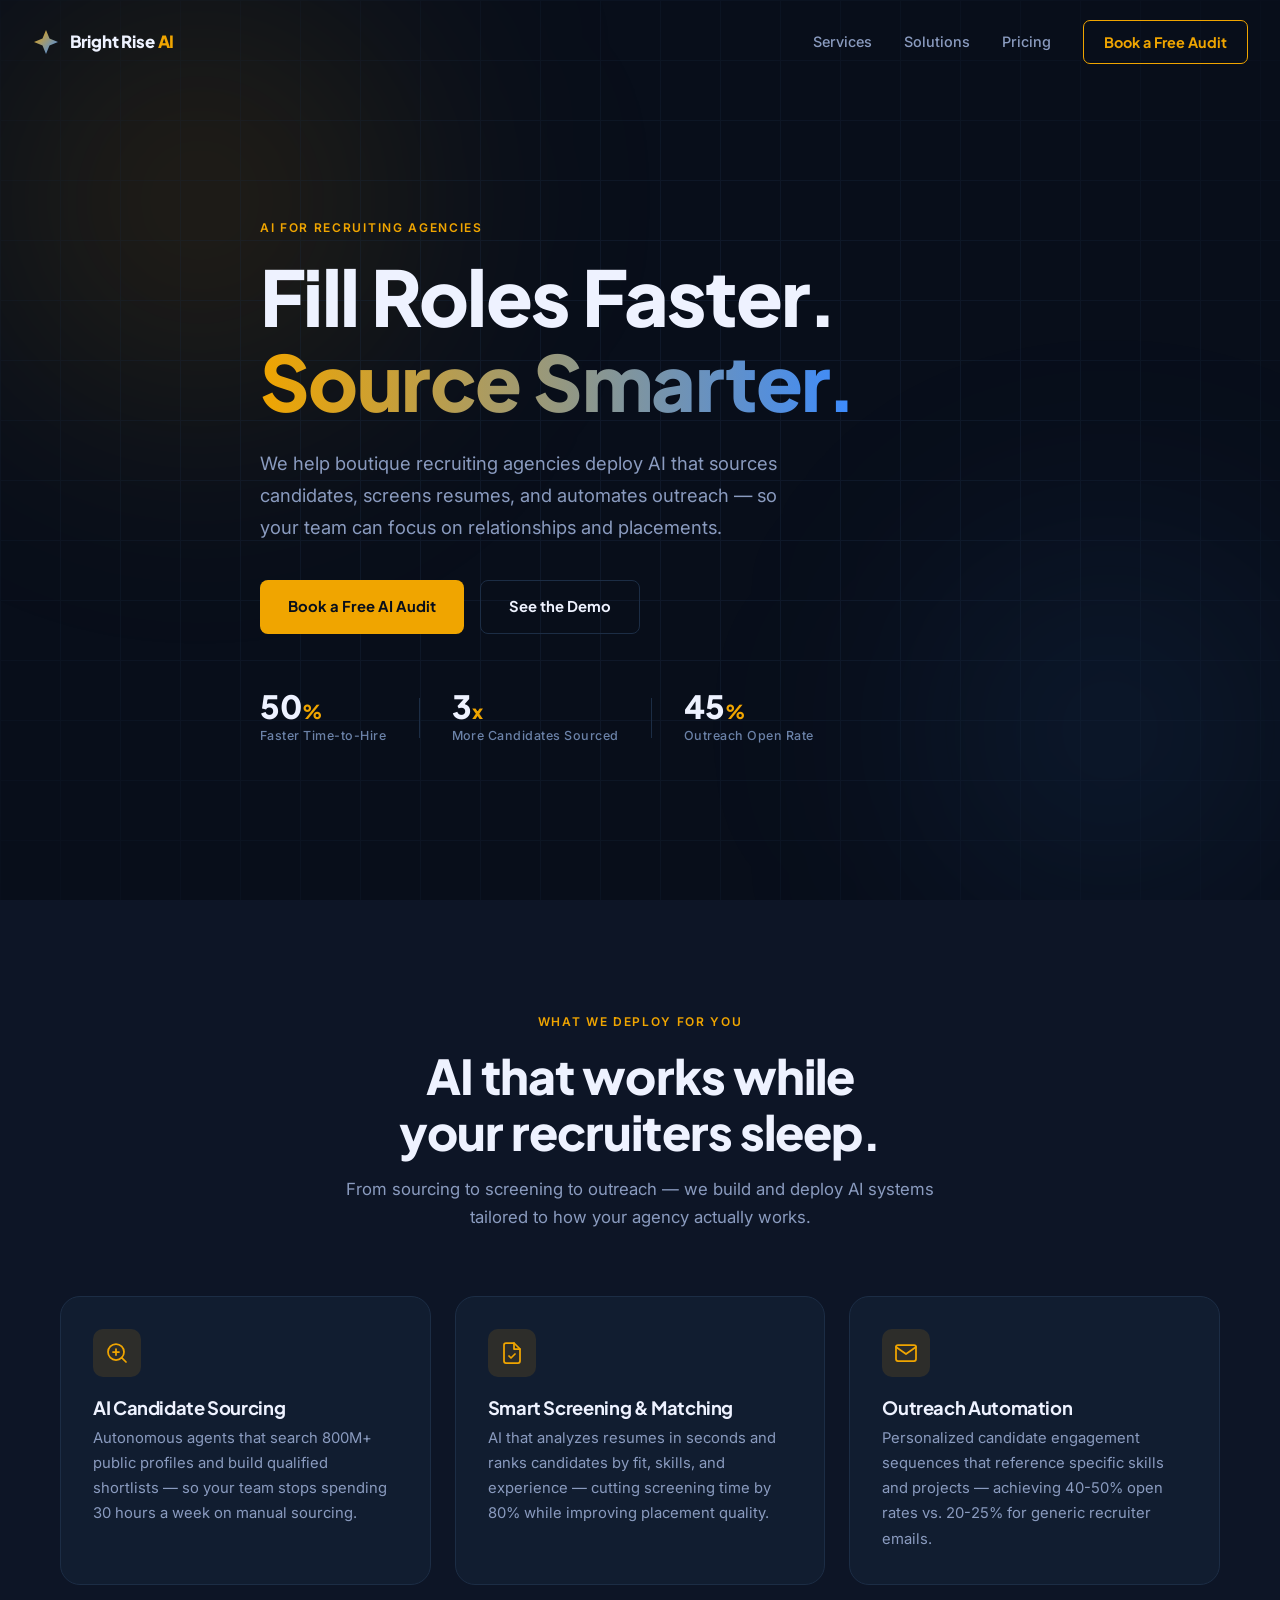
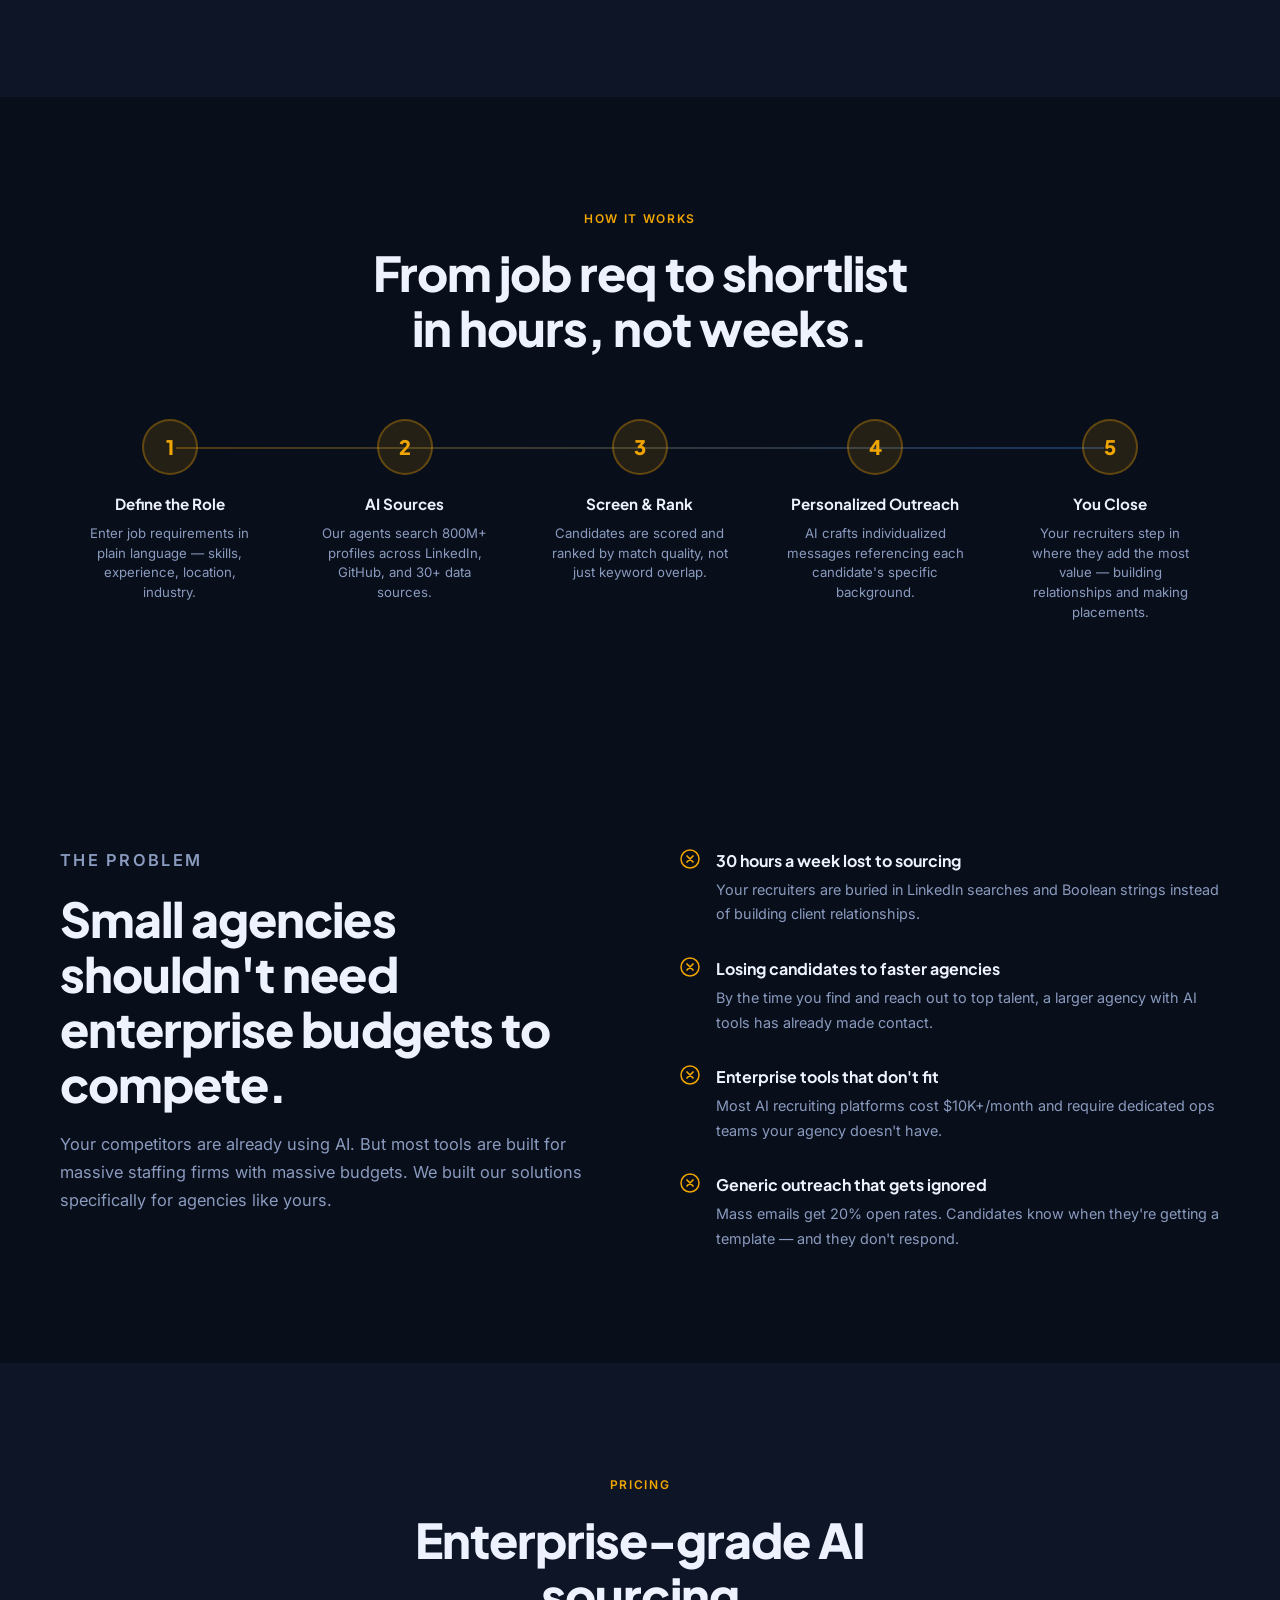
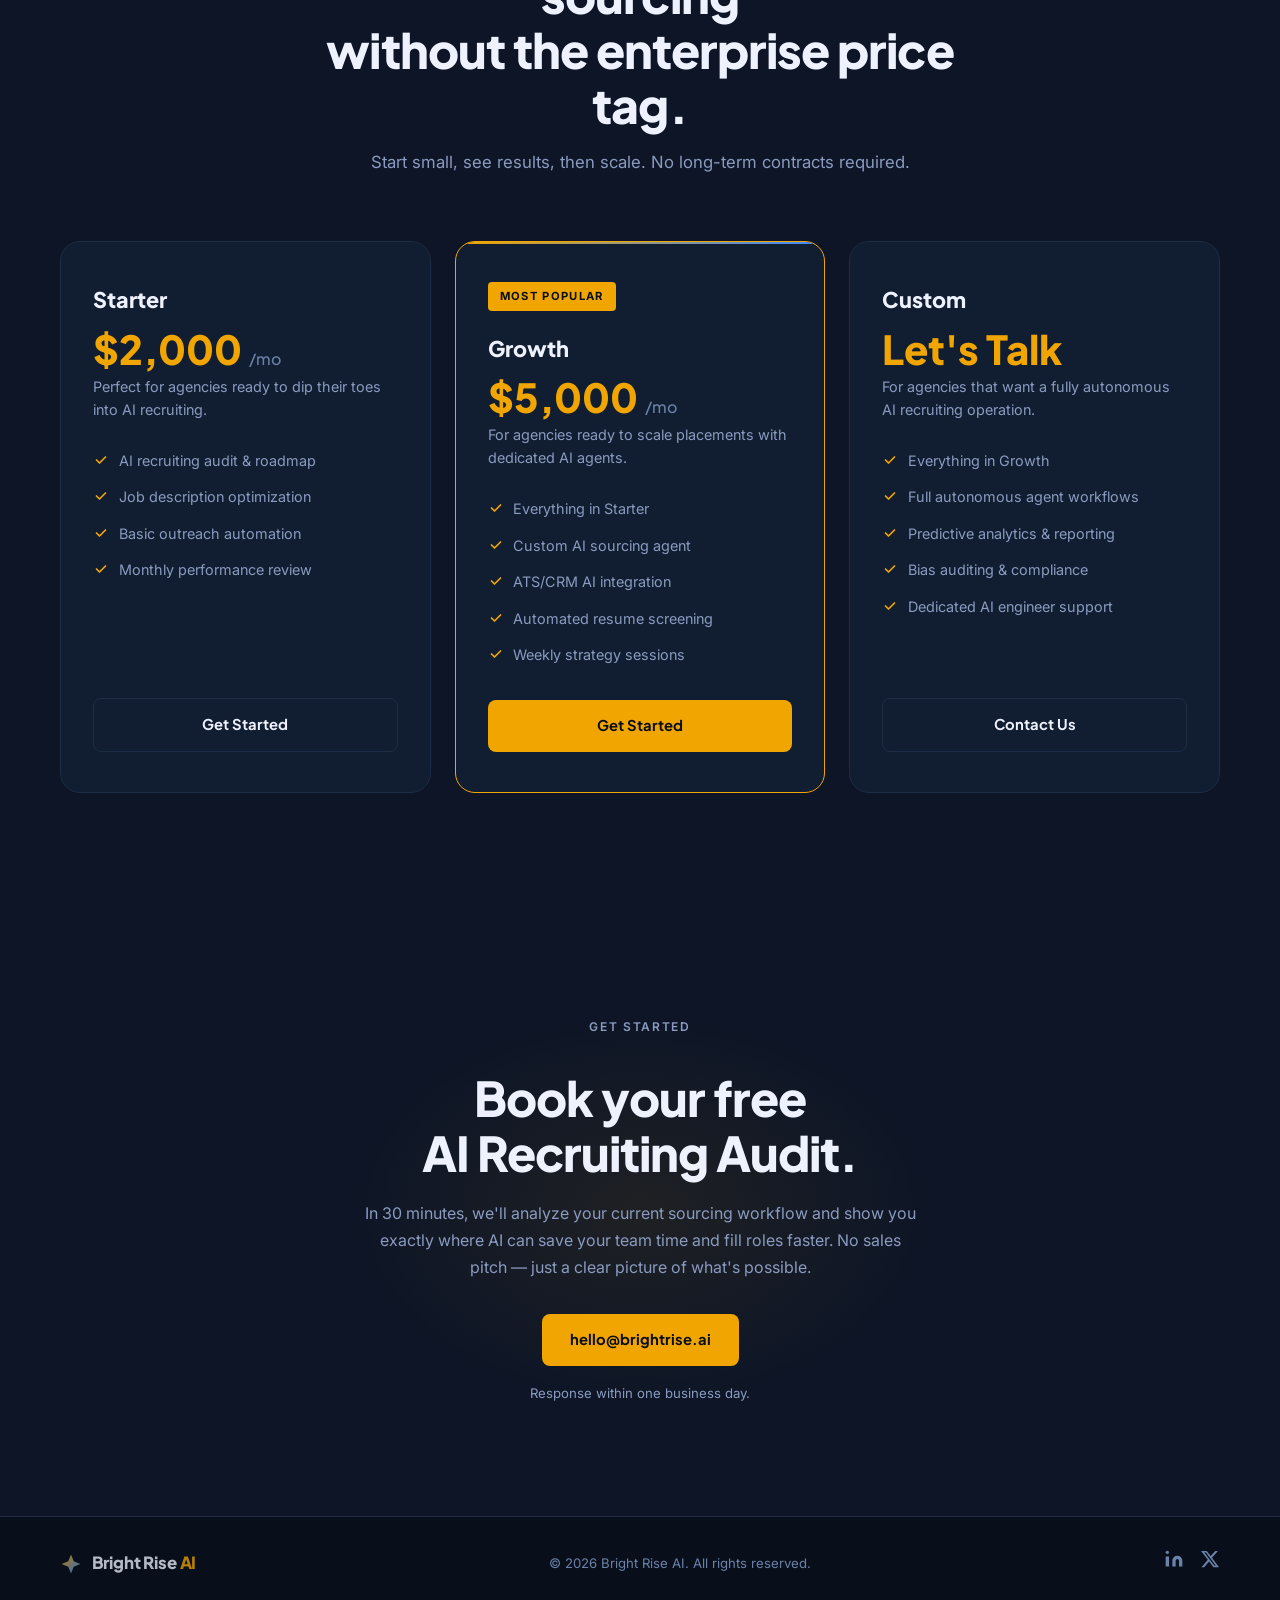
<file: recruiting.html>
<!DOCTYPE html>
<html lang="en">
<head>
  <meta charset="UTF-8" />
  <meta name="viewport" content="width=device-width, initial-scale=1.0" />
  <title>AI for Recruiting Agencies — Bright Rise AI</title>
  <meta name="description" content="Bright Rise AI helps boutique recruiting agencies source candidates faster, screen smarter, and automate outreach with AI — so your team can focus on placements." />
  <meta name="theme-color" content="#080E1A" />
  <link rel="icon" href="favicon.svg" type="image/svg+xml" />
  <link rel="preconnect" href="https://fonts.googleapis.com" />
  <link rel="preconnect" href="https://fonts.gstatic.com" crossorigin />
  <link href="https://fonts.googleapis.com/css2?family=Plus+Jakarta+Sans:wght@400;500;600;700;800&family=Inter:wght@400;500;600&display=swap" rel="stylesheet" />
  <link rel="stylesheet" href="styles.css" />
  <style>
    /* --- RECRUITING PAGE SPECIFIC --- */

    /* Pain Points */
    .pain-points {
      padding-block: 7rem;
    }
    .pain-points__inner {
      display: grid;
      grid-template-columns: 1fr 1fr;
      gap: 5rem;
      align-items: start;
    }
    .pain-points__left h2 { margin-bottom: 1.25rem; }
    .pain-points__left p { color: var(--text-dim); font-size: 1.025rem; }
    .pain-points__list { display: flex; flex-direction: column; gap: 1.75rem; list-style: none; }
    .pain-points__item {
      display: flex;
      gap: 1rem;
      align-items: flex-start;
    }
    .pain-points__icon {
      flex-shrink: 0;
      margin-top: 2px;
    }
    .pain-points__item strong {
      display: block;
      font-family: 'Plus Jakarta Sans', sans-serif;
      font-weight: 700;
      font-size: 1rem;
      margin-bottom: 0.25rem;
    }
    .pain-points__item p { color: var(--text-dim); font-size: 0.9rem; margin: 0; }

    /* Pricing */
    .pricing {
      padding-block: 7rem;
      background: var(--bg-2);
    }
    .pricing__grid {
      display: grid;
      grid-template-columns: repeat(3, 1fr);
      gap: 1.5rem;
      margin-top: 4rem;
    }
    .pricing-card {
      background: var(--surface);
      border: 1px solid var(--border);
      border-radius: var(--radius-lg);
      padding: 2.5rem 2rem;
      display: flex;
      flex-direction: column;
      position: relative;
      overflow: hidden;
      transition: border-color var(--transition), transform var(--transition), box-shadow var(--transition);
    }
    .pricing-card:hover {
      border-color: rgba(240, 165, 0, 0.3);
      transform: translateY(-4px);
      box-shadow: 0 16px 40px rgba(0, 0, 0, 0.3);
    }
    .pricing-card--featured {
      border-color: var(--gold);
    }
    .pricing-card--featured::before {
      content: '';
      position: absolute;
      top: 0; left: 0; right: 0;
      height: 2px;
      background: linear-gradient(90deg, var(--gold), var(--blue));
    }
    .pricing-card__badge {
      display: inline-block;
      font-size: 0.7rem;
      font-weight: 700;
      letter-spacing: 0.12em;
      text-transform: uppercase;
      color: #080E1A;
      background: var(--gold);
      padding: 0.3rem 0.75rem;
      border-radius: 4px;
      margin-bottom: 1.25rem;
      align-self: flex-start;
    }
    .pricing-card__name {
      font-family: 'Plus Jakarta Sans', sans-serif;
      font-size: 1.35rem;
      font-weight: 800;
      margin-bottom: 0.5rem;
    }
    .pricing-card__price {
      font-family: 'Plus Jakarta Sans', sans-serif;
      font-size: 2.5rem;
      font-weight: 800;
      color: var(--gold);
      margin-bottom: 0.25rem;
      line-height: 1.1;
    }
    .pricing-card__price span {
      font-size: 1rem;
      font-weight: 500;
      color: var(--text-muted);
    }
    .pricing-card__desc {
      color: var(--text-dim);
      font-size: 0.9rem;
      margin-bottom: 1.75rem;
      line-height: 1.6;
    }
    .pricing-card__features {
      list-style: none;
      display: flex;
      flex-direction: column;
      gap: 0.75rem;
      margin-bottom: 2rem;
      flex-grow: 1;
    }
    .pricing-card__features li {
      display: flex;
      align-items: flex-start;
      gap: 0.6rem;
      font-size: 0.9rem;
      color: var(--text-dim);
    }
    .pricing-card__features li svg {
      flex-shrink: 0;
      margin-top: 3px;
    }
    .pricing-card .btn { width: 100%; justify-content: center; }

    /* How it works */
    .how-it-works {
      padding-block: 7rem;
    }
    .how-it-works__steps {
      display: grid;
      grid-template-columns: repeat(5, 1fr);
      gap: 1rem;
      margin-top: 4rem;
      position: relative;
    }
    .how-it-works__steps::before {
      content: '';
      position: absolute;
      top: 28px;
      left: 10%;
      right: 10%;
      height: 2px;
      background: linear-gradient(90deg, var(--gold), var(--blue));
      opacity: 0.3;
    }
    .step {
      text-align: center;
      position: relative;
    }
    .step__number {
      display: inline-flex;
      align-items: center;
      justify-content: center;
      width: 56px;
      height: 56px;
      border-radius: 50%;
      background: var(--gold-dim);
      border: 2px solid rgba(240, 165, 0, 0.3);
      font-family: 'Plus Jakarta Sans', sans-serif;
      font-size: 1.25rem;
      font-weight: 800;
      color: var(--gold);
      margin-bottom: 1rem;
      position: relative;
      z-index: 1;
    }
    .step__title {
      font-family: 'Plus Jakarta Sans', sans-serif;
      font-weight: 700;
      font-size: 0.95rem;
      margin-bottom: 0.4rem;
    }
    .step__desc {
      color: var(--text-dim);
      font-size: 0.825rem;
      line-height: 1.5;
      max-width: 180px;
      margin-inline: auto;
    }

    /* Responsive */
    @media (max-width: 768px) {
      .pain-points__inner {
        grid-template-columns: 1fr;
        gap: 3rem;
      }
      .pricing__grid {
        grid-template-columns: 1fr;
      }
      .how-it-works__steps {
        grid-template-columns: 1fr;
        gap: 2rem;
      }
      .how-it-works__steps::before {
        display: none;
      }
      .step {
        text-align: left;
        display: flex;
        align-items: flex-start;
        gap: 1rem;
      }
      .step__number {
        flex-shrink: 0;
        width: 44px;
        height: 44px;
        font-size: 1rem;
      }
      .step__desc {
        max-width: none;
        margin-inline: 0;
      }
    }
  </style>
</head>
<body>

  <!-- NAV -->
  <header class="nav" id="nav">
    <a href="index.html" class="nav__logo" aria-label="Bright Rise AI home">
      <svg class="nav__logo-mark" width="28" height="28" viewBox="0 0 28 28" fill="none" xmlns="http://www.w3.org/2000/svg" aria-hidden="true">
        <path d="M14 2L17.5 10.5L26 14L17.5 17.5L14 26L10.5 17.5L2 14L10.5 10.5L14 2Z" fill="url(#star-grad)"/>
        <defs>
          <linearGradient id="star-grad" x1="2" y1="2" x2="26" y2="26" gradientUnits="userSpaceOnUse">
            <stop offset="0%" stop-color="#F0A500"/>
            <stop offset="100%" stop-color="#3B8BFF"/>
          </linearGradient>
        </defs>
      </svg>
      <span class="nav__wordmark">Bright Rise <span>AI</span></span>
    </a>
    <nav class="nav__links" aria-label="Main navigation">
      <a href="index.html#services">Services</a>
      <a href="#solutions">Solutions</a>
      <a href="#pricing">Pricing</a>
      <a href="#contact" class="nav__cta">Book a Free Audit</a>
    </nav>
    <button class="nav__hamburger" aria-label="Open menu" aria-expanded="false" aria-controls="mobile-menu">
      <span></span><span></span><span></span>
    </button>
  </header>

  <!-- MOBILE MENU -->
  <div class="mobile-menu" id="mobile-menu" aria-hidden="true">
    <nav aria-label="Mobile navigation">
      <a href="index.html#services">Services</a>
      <a href="#solutions">Solutions</a>
      <a href="#pricing">Pricing</a>
      <a href="#contact">Book a Free Audit</a>
    </nav>
  </div>

  <main>

    <!-- HERO -->
    <section class="hero" id="home">
      <div class="hero__bg" aria-hidden="true">
        <div class="hero__glow hero__glow--gold"></div>
        <div class="hero__glow hero__glow--blue"></div>
        <div class="hero__grid"></div>
      </div>
      <div class="container hero__content">
        <p class="eyebrow reveal">AI for Recruiting Agencies</p>
        <h1 class="hero__headline reveal">
          Fill Roles Faster.<br />
          <span class="gradient-text">Source Smarter.</span>
        </h1>
        <p class="hero__lede reveal">
          We help boutique recruiting agencies deploy AI that sources candidates,
          screens resumes, and automates outreach — so your team can focus on
          relationships and placements.
        </p>
        <div class="hero__actions reveal">
          <a href="#contact" class="btn btn--primary">Book a Free AI Audit</a>
          <a href="sourcing-demo.html" class="btn btn--ghost">See the Demo</a>
        </div>
        <div class="hero__stats reveal">
          <div class="stat">
            <span class="stat__number">50<span class="stat__pct">%</span></span>
            <span class="stat__label">Faster Time-to-Hire</span>
          </div>
          <div class="stat__divider" aria-hidden="true"></div>
          <div class="stat">
            <span class="stat__number">3<span class="stat__plus">x</span></span>
            <span class="stat__label">More Candidates Sourced</span>
          </div>
          <div class="stat__divider" aria-hidden="true"></div>
          <div class="stat">
            <span class="stat__number">45<span class="stat__pct">%</span></span>
            <span class="stat__label">Outreach Open Rate</span>
          </div>
        </div>
      </div>
    </section>

    <!-- SOLUTIONS -->
    <section class="services" id="solutions">
      <div class="container">
        <div class="section-header reveal">
          <p class="eyebrow">What We Deploy For You</p>
          <h2>AI that works while<br />your recruiters sleep.</h2>
          <p class="section-sub">From sourcing to screening to outreach — we build and deploy AI systems tailored to how your agency actually works.</p>
        </div>
        <div class="services__grid">

          <div class="service-card reveal">
            <div class="service-card__icon" aria-hidden="true">
              <svg width="24" height="24" viewBox="0 0 24 24" fill="none" stroke="currentColor" stroke-width="1.75" stroke-linecap="round" stroke-linejoin="round">
                <circle cx="11" cy="11" r="8"/><path d="m21 21-4.35-4.35"/>
                <path d="M11 8v6M8 11h6"/>
              </svg>
            </div>
            <h3>AI Candidate Sourcing</h3>
            <p>Autonomous agents that search 800M+ public profiles and build qualified shortlists — so your team stops spending 30 hours a week on manual sourcing.</p>
          </div>

          <div class="service-card reveal">
            <div class="service-card__icon" aria-hidden="true">
              <svg width="24" height="24" viewBox="0 0 24 24" fill="none" stroke="currentColor" stroke-width="1.75" stroke-linecap="round" stroke-linejoin="round">
                <path d="M14 2H6a2 2 0 0 0-2 2v16a2 2 0 0 0 2 2h12a2 2 0 0 0 2-2V8z"/>
                <polyline points="14 2 14 8 20 8"/>
                <path d="M9 15l2 2 4-4"/>
              </svg>
            </div>
            <h3>Smart Screening &amp; Matching</h3>
            <p>AI that analyzes resumes in seconds and ranks candidates by fit, skills, and experience — cutting screening time by 80% while improving placement quality.</p>
          </div>

          <div class="service-card reveal">
            <div class="service-card__icon" aria-hidden="true">
              <svg width="24" height="24" viewBox="0 0 24 24" fill="none" stroke="currentColor" stroke-width="1.75" stroke-linecap="round" stroke-linejoin="round">
                <path d="M4 4h16c1.1 0 2 .9 2 2v12c0 1.1-.9 2-2 2H4c-1.1 0-2-.9-2-2V6c0-1.1.9-2 2-2z"/>
                <polyline points="22,6 12,13 2,6"/>
              </svg>
            </div>
            <h3>Outreach Automation</h3>
            <p>Personalized candidate engagement sequences that reference specific skills and projects — achieving 40-50% open rates vs. 20-25% for generic recruiter emails.</p>
          </div>

        </div>
      </div>
    </section>

    <!-- HOW IT WORKS -->
    <section class="how-it-works" id="how-it-works">
      <div class="container">
        <div class="section-header reveal">
          <p class="eyebrow">How It Works</p>
          <h2>From job req to shortlist<br />in hours, not weeks.</h2>
        </div>
        <div class="how-it-works__steps">
          <div class="step reveal">
            <div class="step__number">1</div>
            <div>
              <p class="step__title">Define the Role</p>
              <p class="step__desc">Enter job requirements in plain language — skills, experience, location, industry.</p>
            </div>
          </div>
          <div class="step reveal">
            <div class="step__number">2</div>
            <div>
              <p class="step__title">AI Sources</p>
              <p class="step__desc">Our agents search 800M+ profiles across LinkedIn, GitHub, and 30+ data sources.</p>
            </div>
          </div>
          <div class="step reveal">
            <div class="step__number">3</div>
            <div>
              <p class="step__title">Screen &amp; Rank</p>
              <p class="step__desc">Candidates are scored and ranked by match quality, not just keyword overlap.</p>
            </div>
          </div>
          <div class="step reveal">
            <div class="step__number">4</div>
            <div>
              <p class="step__title">Personalized Outreach</p>
              <p class="step__desc">AI crafts individualized messages referencing each candidate's specific background.</p>
            </div>
          </div>
          <div class="step reveal">
            <div class="step__number">5</div>
            <div>
              <p class="step__title">You Close</p>
              <p class="step__desc">Your recruiters step in where they add the most value — building relationships and making placements.</p>
            </div>
          </div>
        </div>
      </div>
    </section>

    <!-- PAIN POINTS -->
    <section class="pain-points" id="why">
      <div class="container pain-points__inner">
        <div class="pain-points__left reveal">
          <p class="eyebrow">The Problem</p>
          <h2>Small agencies shouldn't need<br />enterprise budgets to compete.</h2>
          <p>Your competitors are already using AI. But most tools are built for massive staffing firms with massive budgets. We built our solutions specifically for agencies like yours.</p>
        </div>
        <ul class="pain-points__list" role="list">
          <li class="pain-points__item reveal">
            <svg class="pain-points__icon" width="20" height="20" viewBox="0 0 20 20" fill="none" aria-hidden="true">
              <circle cx="10" cy="10" r="9" stroke="#F0A500" stroke-width="1.5"/>
              <path d="M7 7l6 6M13 7l-6 6" stroke="#F0A500" stroke-width="1.75" stroke-linecap="round"/>
            </svg>
            <div>
              <strong>30 hours a week lost to sourcing</strong>
              <p>Your recruiters are buried in LinkedIn searches and Boolean strings instead of building client relationships.</p>
            </div>
          </li>
          <li class="pain-points__item reveal">
            <svg class="pain-points__icon" width="20" height="20" viewBox="0 0 20 20" fill="none" aria-hidden="true">
              <circle cx="10" cy="10" r="9" stroke="#F0A500" stroke-width="1.5"/>
              <path d="M7 7l6 6M13 7l-6 6" stroke="#F0A500" stroke-width="1.75" stroke-linecap="round"/>
            </svg>
            <div>
              <strong>Losing candidates to faster agencies</strong>
              <p>By the time you find and reach out to top talent, a larger agency with AI tools has already made contact.</p>
            </div>
          </li>
          <li class="pain-points__item reveal">
            <svg class="pain-points__icon" width="20" height="20" viewBox="0 0 20 20" fill="none" aria-hidden="true">
              <circle cx="10" cy="10" r="9" stroke="#F0A500" stroke-width="1.5"/>
              <path d="M7 7l6 6M13 7l-6 6" stroke="#F0A500" stroke-width="1.75" stroke-linecap="round"/>
            </svg>
            <div>
              <strong>Enterprise tools that don't fit</strong>
              <p>Most AI recruiting platforms cost $10K+/month and require dedicated ops teams your agency doesn't have.</p>
            </div>
          </li>
          <li class="pain-points__item reveal">
            <svg class="pain-points__icon" width="20" height="20" viewBox="0 0 20 20" fill="none" aria-hidden="true">
              <circle cx="10" cy="10" r="9" stroke="#F0A500" stroke-width="1.5"/>
              <path d="M7 7l6 6M13 7l-6 6" stroke="#F0A500" stroke-width="1.75" stroke-linecap="round"/>
            </svg>
            <div>
              <strong>Generic outreach that gets ignored</strong>
              <p>Mass emails get 20% open rates. Candidates know when they're getting a template — and they don't respond.</p>
            </div>
          </li>
        </ul>
      </div>
    </section>

    <!-- PRICING -->
    <section class="pricing" id="pricing">
      <div class="container">
        <div class="section-header reveal">
          <p class="eyebrow">Pricing</p>
          <h2>Enterprise-grade AI sourcing<br />without the enterprise price tag.</h2>
          <p class="section-sub">Start small, see results, then scale. No long-term contracts required.</p>
        </div>
        <div class="pricing__grid">

          <div class="pricing-card reveal">
            <p class="pricing-card__name">Starter</p>
            <p class="pricing-card__price">$2,000 <span>/mo</span></p>
            <p class="pricing-card__desc">Perfect for agencies ready to dip their toes into AI recruiting.</p>
            <ul class="pricing-card__features">
              <li>
                <svg width="16" height="16" viewBox="0 0 16 16" fill="none"><polyline points="3.5,8 6.5,11 12.5,5" stroke="#F0A500" stroke-width="1.75" stroke-linecap="round" stroke-linejoin="round"/></svg>
                AI recruiting audit &amp; roadmap
              </li>
              <li>
                <svg width="16" height="16" viewBox="0 0 16 16" fill="none"><polyline points="3.5,8 6.5,11 12.5,5" stroke="#F0A500" stroke-width="1.75" stroke-linecap="round" stroke-linejoin="round"/></svg>
                Job description optimization
              </li>
              <li>
                <svg width="16" height="16" viewBox="0 0 16 16" fill="none"><polyline points="3.5,8 6.5,11 12.5,5" stroke="#F0A500" stroke-width="1.75" stroke-linecap="round" stroke-linejoin="round"/></svg>
                Basic outreach automation
              </li>
              <li>
                <svg width="16" height="16" viewBox="0 0 16 16" fill="none"><polyline points="3.5,8 6.5,11 12.5,5" stroke="#F0A500" stroke-width="1.75" stroke-linecap="round" stroke-linejoin="round"/></svg>
                Monthly performance review
              </li>
            </ul>
            <a href="#contact" class="btn btn--ghost">Get Started</a>
          </div>

          <div class="pricing-card pricing-card--featured reveal">
            <span class="pricing-card__badge">Most Popular</span>
            <p class="pricing-card__name">Growth</p>
            <p class="pricing-card__price">$5,000 <span>/mo</span></p>
            <p class="pricing-card__desc">For agencies ready to scale placements with dedicated AI agents.</p>
            <ul class="pricing-card__features">
              <li>
                <svg width="16" height="16" viewBox="0 0 16 16" fill="none"><polyline points="3.5,8 6.5,11 12.5,5" stroke="#F0A500" stroke-width="1.75" stroke-linecap="round" stroke-linejoin="round"/></svg>
                Everything in Starter
              </li>
              <li>
                <svg width="16" height="16" viewBox="0 0 16 16" fill="none"><polyline points="3.5,8 6.5,11 12.5,5" stroke="#F0A500" stroke-width="1.75" stroke-linecap="round" stroke-linejoin="round"/></svg>
                Custom AI sourcing agent
              </li>
              <li>
                <svg width="16" height="16" viewBox="0 0 16 16" fill="none"><polyline points="3.5,8 6.5,11 12.5,5" stroke="#F0A500" stroke-width="1.75" stroke-linecap="round" stroke-linejoin="round"/></svg>
                ATS/CRM AI integration
              </li>
              <li>
                <svg width="16" height="16" viewBox="0 0 16 16" fill="none"><polyline points="3.5,8 6.5,11 12.5,5" stroke="#F0A500" stroke-width="1.75" stroke-linecap="round" stroke-linejoin="round"/></svg>
                Automated resume screening
              </li>
              <li>
                <svg width="16" height="16" viewBox="0 0 16 16" fill="none"><polyline points="3.5,8 6.5,11 12.5,5" stroke="#F0A500" stroke-width="1.75" stroke-linecap="round" stroke-linejoin="round"/></svg>
                Weekly strategy sessions
              </li>
            </ul>
            <a href="#contact" class="btn btn--primary">Get Started</a>
          </div>

          <div class="pricing-card reveal">
            <p class="pricing-card__name">Custom</p>
            <p class="pricing-card__price">Let's Talk</p>
            <p class="pricing-card__desc">For agencies that want a fully autonomous AI recruiting operation.</p>
            <ul class="pricing-card__features">
              <li>
                <svg width="16" height="16" viewBox="0 0 16 16" fill="none"><polyline points="3.5,8 6.5,11 12.5,5" stroke="#F0A500" stroke-width="1.75" stroke-linecap="round" stroke-linejoin="round"/></svg>
                Everything in Growth
              </li>
              <li>
                <svg width="16" height="16" viewBox="0 0 16 16" fill="none"><polyline points="3.5,8 6.5,11 12.5,5" stroke="#F0A500" stroke-width="1.75" stroke-linecap="round" stroke-linejoin="round"/></svg>
                Full autonomous agent workflows
              </li>
              <li>
                <svg width="16" height="16" viewBox="0 0 16 16" fill="none"><polyline points="3.5,8 6.5,11 12.5,5" stroke="#F0A500" stroke-width="1.75" stroke-linecap="round" stroke-linejoin="round"/></svg>
                Predictive analytics &amp; reporting
              </li>
              <li>
                <svg width="16" height="16" viewBox="0 0 16 16" fill="none"><polyline points="3.5,8 6.5,11 12.5,5" stroke="#F0A500" stroke-width="1.75" stroke-linecap="round" stroke-linejoin="round"/></svg>
                Bias auditing &amp; compliance
              </li>
              <li>
                <svg width="16" height="16" viewBox="0 0 16 16" fill="none"><polyline points="3.5,8 6.5,11 12.5,5" stroke="#F0A500" stroke-width="1.75" stroke-linecap="round" stroke-linejoin="round"/></svg>
                Dedicated AI engineer support
              </li>
            </ul>
            <a href="#contact" class="btn btn--ghost">Contact Us</a>
          </div>

        </div>
      </div>
    </section>

    <!-- CONTACT -->
    <section class="contact" id="contact">
      <div class="container contact__inner">
        <div class="contact__glow" aria-hidden="true"></div>
        <div class="contact__content reveal">
          <p class="eyebrow">Get Started</p>
          <h2>Book your free<br />AI Recruiting Audit.</h2>
          <p>In 30 minutes, we'll analyze your current sourcing workflow and show you exactly where AI can save your team time and fill roles faster. No sales pitch — just a clear picture of what's possible.</p>
          <a href="mailto:hello@brightrise.ai" class="btn btn--primary">hello@brightrise.ai</a>
          <p class="contact__note">Response within one business day.</p>
        </div>
      </div>
    </section>

  </main>

  <!-- FOOTER -->
  <footer class="footer">
    <div class="container footer__inner">
      <a href="index.html" class="nav__logo footer__logo" aria-label="Bright Rise AI home">
        <svg class="nav__logo-mark" width="22" height="22" viewBox="0 0 28 28" fill="none" xmlns="http://www.w3.org/2000/svg" aria-hidden="true">
          <path d="M14 2L17.5 10.5L26 14L17.5 17.5L14 26L10.5 17.5L2 14L10.5 10.5L14 2Z" fill="url(#star-grad-footer)"/>
          <defs>
            <linearGradient id="star-grad-footer" x1="2" y1="2" x2="26" y2="26" gradientUnits="userSpaceOnUse">
              <stop offset="0%" stop-color="#F0A500"/>
              <stop offset="100%" stop-color="#3B8BFF"/>
            </linearGradient>
          </defs>
        </svg>
        <span class="nav__wordmark">Bright Rise <span>AI</span></span>
      </a>
      <p class="footer__copy">&copy; <span id="year"></span> Bright Rise AI. All rights reserved.</p>
      <div class="footer__social">
        <a href="https://linkedin.com" target="_blank" rel="noopener noreferrer" aria-label="LinkedIn">
          <svg width="20" height="20" viewBox="0 0 24 24" fill="currentColor" aria-hidden="true"><path d="M16 8a6 6 0 0 1 6 6v7h-4v-7a2 2 0 0 0-2-2 2 2 0 0 0-2 2v7h-4v-7a6 6 0 0 1 6-6z"/><rect x="2" y="9" width="4" height="12"/><circle cx="4" cy="4" r="2"/></svg>
        </a>
        <a href="https://x.com" target="_blank" rel="noopener noreferrer" aria-label="X / Twitter">
          <svg width="20" height="20" viewBox="0 0 24 24" fill="currentColor" aria-hidden="true"><path d="M18.244 2.25h3.308l-7.227 8.26 8.502 11.24H16.17l-5.214-6.817L4.99 21.75H1.68l7.73-8.835L1.254 2.25H8.08l4.713 6.231zm-1.161 17.52h1.833L7.084 4.126H5.117z"/></svg>
        </a>
      </div>
    </div>
  </footer>

  <script src="script.js"></script>
</body>
</html>
</file>
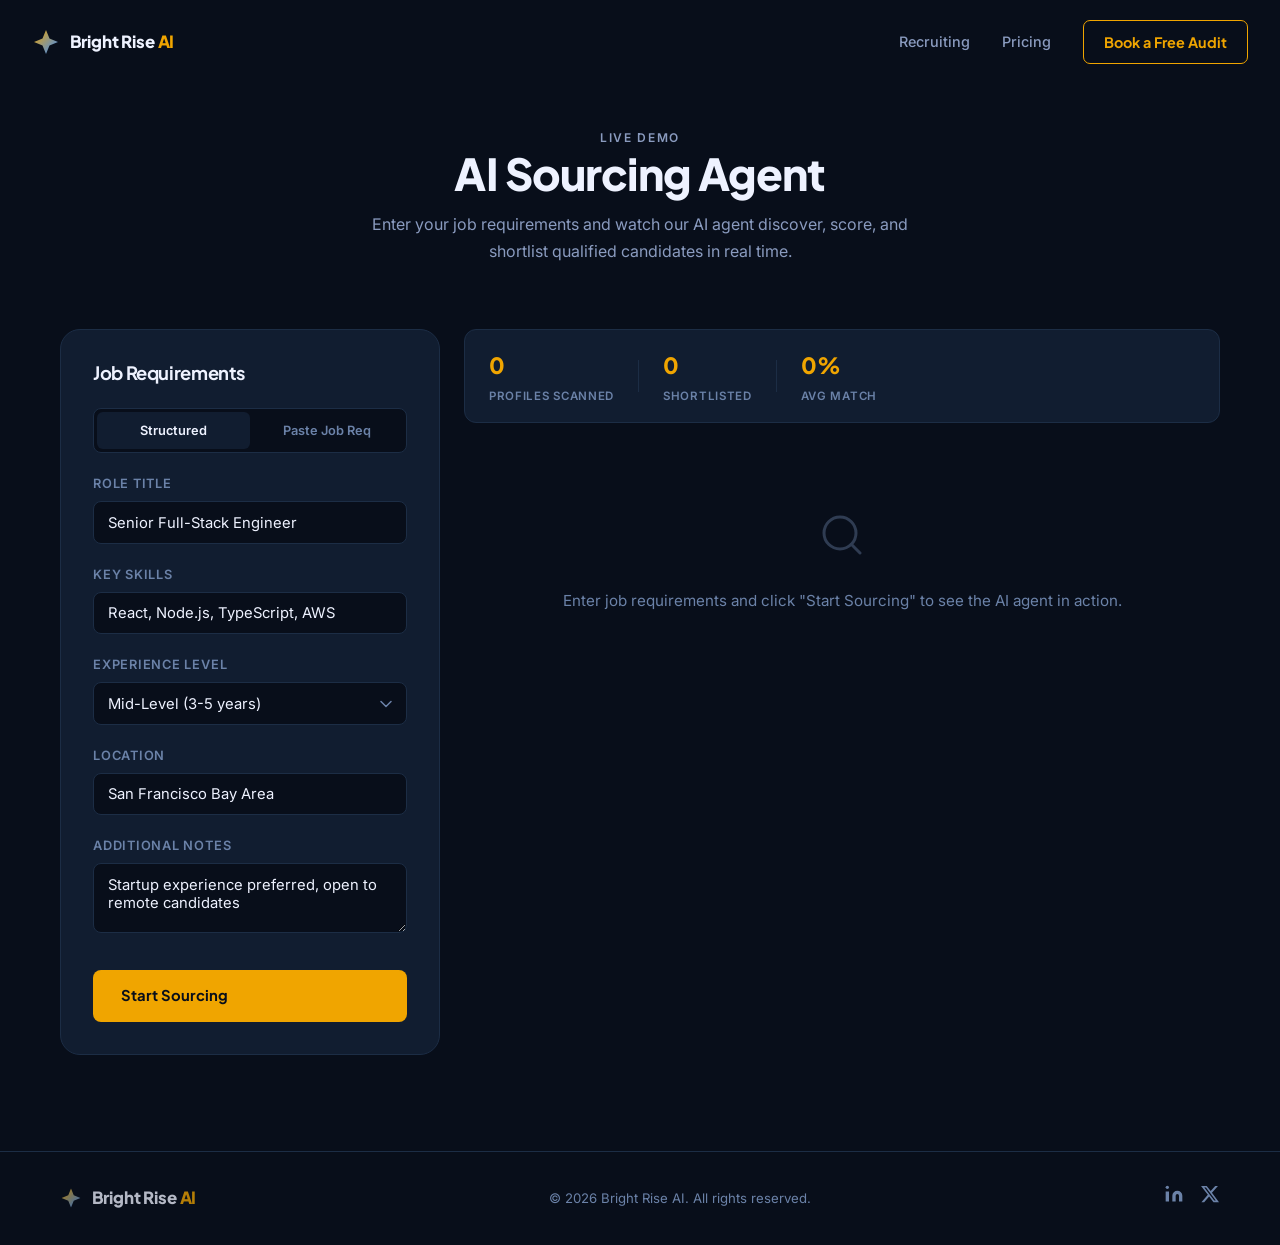
<file: sourcing-demo.html>
<!DOCTYPE html>
<html lang="en">
<head>
  <meta charset="UTF-8" />
  <meta name="viewport" content="width=device-width, initial-scale=1.0" />
  <title>AI Sourcing Agent Demo — Bright Rise AI</title>
  <meta name="description" content="See how Bright Rise AI's candidate sourcing agent finds and ranks qualified candidates in real time." />
  <meta name="theme-color" content="#080E1A" />
  <link rel="icon" href="favicon.svg" type="image/svg+xml" />
  <link rel="preconnect" href="https://fonts.googleapis.com" />
  <link rel="preconnect" href="https://fonts.gstatic.com" crossorigin />
  <link href="https://fonts.googleapis.com/css2?family=Plus+Jakarta+Sans:wght@400;500;600;700;800&family=Inter:wght@400;500;600&display=swap" rel="stylesheet" />
  <link rel="stylesheet" href="styles.css" />
  <style>
    /* --- DEMO PAGE STYLES --- */
    .demo-hero {
      padding: 8rem 0 2rem;
      text-align: center;
    }
    .demo-hero h1 {
      font-size: clamp(1.75rem, 3.5vw, 2.75rem);
      font-weight: 800;
      margin-bottom: 0.75rem;
    }
    .demo-hero p {
      color: var(--text-dim);
      max-width: 560px;
      margin: 0 auto;
    }

    .demo-app {
      padding: 2rem 0 6rem;
    }
    .demo-layout {
      display: grid;
      grid-template-columns: 380px 1fr;
      gap: 1.5rem;
      align-items: start;
    }

    /* Input Panel */
    .input-panel {
      background: var(--surface);
      border: 1px solid var(--border);
      border-radius: var(--radius-lg);
      padding: 2rem;
      position: sticky;
      top: 6rem;
    }
    .input-panel h2 {
      font-size: 1.15rem;
      font-weight: 700;
      margin-bottom: 1.5rem;
    }
    .field {
      margin-bottom: 1.25rem;
    }
    .field label {
      display: block;
      font-size: 0.8rem;
      font-weight: 600;
      letter-spacing: 0.06em;
      text-transform: uppercase;
      color: var(--text-muted);
      margin-bottom: 0.4rem;
    }
    .field input, .field select, .field textarea {
      width: 100%;
      padding: 0.7rem 0.9rem;
      background: var(--bg);
      border: 1px solid var(--border);
      border-radius: 8px;
      color: var(--text);
      font-family: 'Inter', sans-serif;
      font-size: 0.925rem;
      transition: border-color var(--transition);
    }
    .field input:focus, .field select:focus, .field textarea:focus {
      outline: none;
      border-color: var(--gold);
    }
    .field textarea {
      resize: vertical;
      min-height: 70px;
    }
    .field select {
      appearance: none;
      background-image: url("data:image/svg+xml,%3Csvg width='12' height='8' viewBox='0 0 12 8' fill='none' xmlns='http://www.w3.org/2000/svg'%3E%3Cpath d='M1 1.5L6 6.5L11 1.5' stroke='%236B82A8' stroke-width='1.5' stroke-linecap='round' stroke-linejoin='round'/%3E%3C/svg%3E");
      background-repeat: no-repeat;
      background-position: right 0.9rem center;
      padding-right: 2.5rem;
    }
    .input-panel__hint {
      font-size: 0.85rem;
      color: var(--text-muted);
      margin-bottom: 1.25rem;
      line-height: 1.55;
    }

    /* Mode Toggle */
    .mode-toggle {
      display: flex;
      background: var(--bg);
      border: 1px solid var(--border);
      border-radius: 8px;
      padding: 3px;
      margin-bottom: 1.25rem;
    }
    .mode-toggle__btn {
      flex: 1;
      padding: 0.5rem 0.75rem;
      border-radius: 6px;
      font-size: 0.8rem;
      font-weight: 600;
      color: var(--text-muted);
      background: transparent;
      transition: background var(--transition), color var(--transition);
    }
    .mode-toggle__btn.active {
      background: var(--surface);
      color: var(--text);
    }
    .mode-toggle__btn:hover:not(.active) {
      color: var(--text-dim);
    }

    #start-btn {
      width: 100%;
      margin-top: 0.5rem;
    }
    #start-btn:disabled {
      opacity: 0.5;
      cursor: not-allowed;
      transform: none;
      box-shadow: none;
    }

    /* Parsed requirements */
    .parsed-req {
      display: none;
      margin-top: 1.25rem;
      padding: 1rem;
      background: rgba(34, 197, 94, 0.06);
      border: 1px solid rgba(34, 197, 94, 0.2);
      border-radius: 10px;
    }
    .parsed-req.visible { display: block; }
    .parsed-req__header {
      display: flex;
      align-items: center;
      gap: 0.5rem;
      font-size: 0.78rem;
      font-weight: 600;
      color: #22c55e;
      text-transform: uppercase;
      letter-spacing: 0.06em;
      margin-bottom: 0.75rem;
    }
    .parsed-req__tags {
      display: flex;
      flex-wrap: wrap;
      gap: 0.35rem;
    }
    .parsed-tag {
      padding: 0.2rem 0.55rem;
      border-radius: 5px;
      font-size: 0.72rem;
      font-weight: 600;
      opacity: 0;
      transform: scale(0.85);
      transition: opacity 0.25s ease, transform 0.25s ease;
    }
    .parsed-tag.visible {
      opacity: 1;
      transform: scale(1);
    }
    .parsed-tag--role {
      background: var(--gold-dim);
      color: var(--gold);
      border: 1px solid rgba(240, 165, 0, 0.2);
    }
    .parsed-tag--skill {
      background: var(--blue-dim);
      color: var(--blue);
      border: 1px solid rgba(59, 139, 255, 0.15);
    }
    .parsed-tag--meta {
      background: rgba(139, 92, 246, 0.1);
      color: #a78bfa;
      border: 1px solid rgba(139, 92, 246, 0.15);
    }

    /* Results Panel */
    .results-panel {
      min-height: 400px;
    }

    /* Stats Bar */
    .stats-bar {
      display: flex;
      gap: 1.5rem;
      align-items: center;
      padding: 1rem 1.5rem;
      background: var(--surface);
      border: 1px solid var(--border);
      border-radius: var(--radius);
      margin-bottom: 1.5rem;
    }
    .stats-bar__item {
      display: flex;
      flex-direction: column;
      gap: 0.15rem;
    }
    .stats-bar__value {
      font-family: 'Plus Jakarta Sans', sans-serif;
      font-size: 1.4rem;
      font-weight: 800;
      color: var(--gold);
    }
    .stats-bar__label {
      font-size: 0.72rem;
      color: var(--text-muted);
      text-transform: uppercase;
      letter-spacing: 0.06em;
      font-weight: 600;
    }
    .stats-bar__divider {
      width: 1px;
      height: 32px;
      background: var(--border);
    }

    /* Search Status */
    .search-status {
      display: none;
      align-items: center;
      gap: 0.75rem;
      padding: 1rem 1.5rem;
      background: var(--gold-dim);
      border: 1px solid rgba(240, 165, 0, 0.2);
      border-radius: var(--radius);
      margin-bottom: 1.5rem;
      font-size: 0.9rem;
      color: var(--gold);
      font-weight: 500;
    }
    .search-status.active { display: flex; }
    .search-status.done {
      background: var(--blue-dim);
      border-color: rgba(59, 139, 255, 0.2);
      color: var(--blue);
    }
    .spinner {
      width: 18px; height: 18px;
      border: 2px solid transparent;
      border-top-color: var(--gold);
      border-radius: 50%;
      animation: spin 0.7s linear infinite;
      flex-shrink: 0;
    }
    .search-status.done .spinner { display: none; }
    @keyframes spin { to { transform: rotate(360deg); } }

    /* Candidate Cards */
    .candidates {
      display: flex;
      flex-direction: column;
      gap: 1rem;
    }
    .candidate-card {
      background: var(--surface);
      border: 1px solid var(--border);
      border-radius: var(--radius-lg);
      padding: 1.5rem;
      opacity: 0;
      transform: translateY(16px);
      transition: opacity 0.4s ease, transform 0.4s ease, border-color var(--transition), box-shadow var(--transition);
    }
    .candidate-card.visible {
      opacity: 1;
      transform: none;
    }
    .candidate-card:hover {
      border-color: rgba(240, 165, 0, 0.25);
      box-shadow: 0 8px 24px rgba(0, 0, 0, 0.2);
    }
    .candidate-card__header {
      display: flex;
      align-items: flex-start;
      justify-content: space-between;
      gap: 1rem;
      margin-bottom: 0.75rem;
    }
    .candidate-card__info h3 {
      font-size: 1.1rem;
      font-weight: 700;
      margin-bottom: 0.15rem;
    }
    .candidate-card__title {
      color: var(--text-dim);
      font-size: 0.875rem;
    }
    .match-score {
      display: flex;
      align-items: center;
      justify-content: center;
      width: 52px;
      height: 52px;
      border-radius: 50%;
      font-family: 'Plus Jakarta Sans', sans-serif;
      font-weight: 800;
      font-size: 0.9rem;
      flex-shrink: 0;
    }
    .match-score--high {
      background: rgba(34, 197, 94, 0.12);
      color: #22c55e;
      border: 2px solid rgba(34, 197, 94, 0.3);
    }
    .match-score--med {
      background: var(--gold-dim);
      color: var(--gold);
      border: 2px solid rgba(240, 165, 0, 0.3);
    }
    .candidate-card__summary {
      color: var(--text-dim);
      font-size: 0.875rem;
      line-height: 1.6;
      margin-bottom: 0.75rem;
    }
    .candidate-card__skills {
      display: flex;
      flex-wrap: wrap;
      gap: 0.4rem;
      margin-bottom: 1rem;
    }
    .skill-tag {
      padding: 0.25rem 0.65rem;
      background: var(--blue-dim);
      border: 1px solid rgba(59, 139, 255, 0.15);
      border-radius: 6px;
      font-size: 0.75rem;
      font-weight: 600;
      color: var(--blue);
    }
    .candidate-card__actions {
      display: flex;
      gap: 0.5rem;
    }
    .candidate-card__actions .btn {
      padding: 0.5rem 1rem;
      font-size: 0.8rem;
    }

    /* Empty State */
    .empty-state {
      text-align: center;
      padding: 4rem 2rem;
      color: var(--text-muted);
    }
    .empty-state svg {
      margin: 0 auto 1.25rem;
      opacity: 0.4;
    }
    .empty-state p {
      font-size: 0.95rem;
    }

    /* Bulk Action */
    .bulk-action {
      display: none;
      margin-top: 1.5rem;
      text-align: center;
    }
    .bulk-action.visible { display: block; }

    /* Responsive */
    @media (max-width: 768px) {
      .demo-layout {
        grid-template-columns: 1fr;
      }
      .input-panel {
        position: static;
      }
      .stats-bar {
        flex-wrap: wrap;
        gap: 1rem;
      }
      .stats-bar__divider { display: none; }
    }
  </style>
</head>
<body>

  <!-- NAV -->
  <header class="nav" id="nav">
    <a href="index.html" class="nav__logo" aria-label="Bright Rise AI home">
      <svg class="nav__logo-mark" width="28" height="28" viewBox="0 0 28 28" fill="none" xmlns="http://www.w3.org/2000/svg" aria-hidden="true">
        <path d="M14 2L17.5 10.5L26 14L17.5 17.5L14 26L10.5 17.5L2 14L10.5 10.5L14 2Z" fill="url(#star-grad)"/>
        <defs>
          <linearGradient id="star-grad" x1="2" y1="2" x2="26" y2="26" gradientUnits="userSpaceOnUse">
            <stop offset="0%" stop-color="#F0A500"/>
            <stop offset="100%" stop-color="#3B8BFF"/>
          </linearGradient>
        </defs>
      </svg>
      <span class="nav__wordmark">Bright Rise <span>AI</span></span>
    </a>
    <nav class="nav__links" aria-label="Main navigation">
      <a href="recruiting.html">Recruiting</a>
      <a href="recruiting.html#pricing">Pricing</a>
      <a href="recruiting.html#contact" class="nav__cta">Book a Free Audit</a>
    </nav>
    <button class="nav__hamburger" aria-label="Open menu" aria-expanded="false" aria-controls="mobile-menu">
      <span></span><span></span><span></span>
    </button>
  </header>

  <div class="mobile-menu" id="mobile-menu" aria-hidden="true">
    <nav aria-label="Mobile navigation">
      <a href="recruiting.html">Recruiting</a>
      <a href="recruiting.html#pricing">Pricing</a>
      <a href="recruiting.html#contact">Book a Free Audit</a>
    </nav>
  </div>

  <main>
    <section class="demo-hero">
      <div class="container">
        <p class="eyebrow">Live Demo</p>
        <h1>AI Sourcing Agent</h1>
        <p>Enter your job requirements and watch our AI agent discover, score, and shortlist qualified candidates in real time.</p>
      </div>
    </section>

    <section class="demo-app">
      <div class="container">
        <div class="demo-layout">

          <!-- Input Panel -->
          <div class="input-panel">
            <h2>Job Requirements</h2>

            <!-- Mode Toggle -->
            <div class="mode-toggle" role="tablist">
              <button class="mode-toggle__btn active" role="tab" aria-selected="true" data-mode="structured">Structured</button>
              <button class="mode-toggle__btn" role="tab" aria-selected="false" data-mode="freetext">Paste Job Req</button>
            </div>

            <!-- Structured Mode -->
            <div class="input-mode" id="mode-structured">
              <div class="field">
                <label for="role-title">Role Title</label>
                <input type="text" id="role-title" value="Senior Full-Stack Engineer" />
              </div>
              <div class="field">
                <label for="skills">Key Skills</label>
                <input type="text" id="skills" value="React, Node.js, TypeScript, AWS" />
              </div>
              <div class="field">
                <label for="experience">Experience Level</label>
                <select id="experience">
                  <option>Junior (0-2 years)</option>
                  <option selected>Mid-Level (3-5 years)</option>
                  <option>Senior (5-8 years)</option>
                  <option>Staff+ (8+ years)</option>
                </select>
              </div>
              <div class="field">
                <label for="location">Location</label>
                <input type="text" id="location" value="San Francisco Bay Area" />
              </div>
              <div class="field">
                <label for="notes">Additional Notes</label>
                <textarea id="notes" placeholder="e.g. Startup experience preferred, open to remote...">Startup experience preferred, open to remote candidates</textarea>
              </div>
            </div>

            <!-- Free Text Mode -->
            <div class="input-mode" id="mode-freetext" style="display:none">
              <p class="input-panel__hint">Paste a job description, intake notes, or just describe what you're looking for. Our AI parses it automatically.</p>
              <div class="field">
                <label for="hiring-req">Hiring Requisition</label>
                <textarea id="hiring-req" rows="14" placeholder="e.g. We need a Senior Full-Stack Engineer for our fintech startup in SF. Must have 5+ years experience with React, Node.js, TypeScript, and AWS...">We're hiring a Senior Full-Stack Engineer for our Series B fintech startup in San Francisco. This person will lead a 4-person team rebuilding our checkout and payments infrastructure.

Must-haves:
- 5+ years with React, Node.js, and TypeScript
- Production experience with AWS (Lambda, DynamoDB, SQS)
- Built systems handling 10K+ transactions/day
- Startup experience (Series A-C stage)

Nice-to-haves:
- Payment integrations (Stripe, Plaid)
- GraphQL API design
- Experience mentoring junior engineers

Comp: $180-220K base + equity. Open to remote (US timezones). Start date ASAP.</textarea>
              </div>
              <!-- Parsed requirements (shown after AI parsing) -->
              <div class="parsed-req" id="parsed-req">
                <div class="parsed-req__header">
                  <svg width="16" height="16" viewBox="0 0 16 16" fill="none"><polyline points="3.5,8 6.5,11 12.5,5" stroke="#22c55e" stroke-width="1.75" stroke-linecap="round" stroke-linejoin="round"/></svg>
                  <span>AI Parsed Requirements</span>
                </div>
                <div class="parsed-req__tags" id="parsed-tags"></div>
              </div>
            </div>

            <button class="btn btn--primary" id="start-btn">Start Sourcing</button>
          </div>

          <!-- Results Panel -->
          <div class="results-panel">
            <div class="stats-bar">
              <div class="stats-bar__item">
                <span class="stats-bar__value" id="stat-scanned">0</span>
                <span class="stats-bar__label">Profiles Scanned</span>
              </div>
              <div class="stats-bar__divider"></div>
              <div class="stats-bar__item">
                <span class="stats-bar__value" id="stat-shortlisted">0</span>
                <span class="stats-bar__label">Shortlisted</span>
              </div>
              <div class="stats-bar__divider"></div>
              <div class="stats-bar__item">
                <span class="stats-bar__value" id="stat-match">0%</span>
                <span class="stats-bar__label">Avg Match</span>
              </div>
            </div>

            <div class="search-status" id="search-status">
              <div class="spinner"></div>
              <span id="status-text">Searching across LinkedIn, GitHub, and 30+ sources...</span>
            </div>

            <div class="candidates" id="candidates">
              <div class="empty-state" id="empty-state">
                <svg width="48" height="48" viewBox="0 0 24 24" fill="none" stroke="currentColor" stroke-width="1.5" stroke-linecap="round" stroke-linejoin="round">
                  <circle cx="11" cy="11" r="8"/><path d="m21 21-4.35-4.35"/>
                </svg>
                <p>Enter job requirements and click "Start Sourcing" to see the AI agent in action.</p>
              </div>
            </div>

            <div class="bulk-action" id="bulk-action">
              <a href="recruiting.html#contact" class="btn btn--primary">Send Personalized Outreach to All</a>
            </div>
          </div>

        </div>
      </div>
    </section>
  </main>

  <!-- FOOTER -->
  <footer class="footer">
    <div class="container footer__inner">
      <a href="index.html" class="nav__logo footer__logo" aria-label="Bright Rise AI home">
        <svg class="nav__logo-mark" width="22" height="22" viewBox="0 0 28 28" fill="none" xmlns="http://www.w3.org/2000/svg" aria-hidden="true">
          <path d="M14 2L17.5 10.5L26 14L17.5 17.5L14 26L10.5 17.5L2 14L10.5 10.5L14 2Z" fill="url(#star-grad-footer)"/>
          <defs>
            <linearGradient id="star-grad-footer" x1="2" y1="2" x2="26" y2="26" gradientUnits="userSpaceOnUse">
              <stop offset="0%" stop-color="#F0A500"/>
              <stop offset="100%" stop-color="#3B8BFF"/>
            </linearGradient>
          </defs>
        </svg>
        <span class="nav__wordmark">Bright Rise <span>AI</span></span>
      </a>
      <p class="footer__copy">&copy; <span id="year"></span> Bright Rise AI. All rights reserved.</p>
      <div class="footer__social">
        <a href="https://linkedin.com" target="_blank" rel="noopener noreferrer" aria-label="LinkedIn">
          <svg width="20" height="20" viewBox="0 0 24 24" fill="currentColor" aria-hidden="true"><path d="M16 8a6 6 0 0 1 6 6v7h-4v-7a2 2 0 0 0-2-2 2 2 0 0 0-2 2v7h-4v-7a6 6 0 0 1 6-6z"/><rect x="2" y="9" width="4" height="12"/><circle cx="4" cy="4" r="2"/></svg>
        </a>
        <a href="https://x.com" target="_blank" rel="noopener noreferrer" aria-label="X / Twitter">
          <svg width="20" height="20" viewBox="0 0 24 24" fill="currentColor" aria-hidden="true"><path d="M18.244 2.25h3.308l-7.227 8.26 8.502 11.24H16.17l-5.214-6.817L4.99 21.75H1.68l7.73-8.835L1.254 2.25H8.08l4.713 6.231zm-1.161 17.52h1.833L7.084 4.126H5.117z"/></svg>
        </a>
      </div>
    </div>
  </footer>

  <script src="script.js"></script>
  <script>
  (function() {
    const candidates = [
      {
        name: "Sarah Chen",
        title: "Senior Software Engineer at Stripe",
        score: 96,
        summary: "8 years building payment systems. Led migration from monolith to microservices serving 2M+ requests/day. Active open-source contributor to React ecosystem.",
        skills: ["React", "Node.js", "TypeScript", "AWS", "PostgreSQL", "GraphQL"],
        scoreClass: "high"
      },
      {
        name: "Marcus Johnson",
        title: "Staff Engineer at Vercel",
        score: 93,
        summary: "7 years full-stack experience. Built developer tools used by 50K+ engineers. Deep expertise in serverless architecture and edge computing.",
        skills: ["React", "TypeScript", "Node.js", "AWS Lambda", "Next.js", "Redis"],
        scoreClass: "high"
      },
      {
        name: "Priya Patel",
        title: "Full-Stack Lead at Notion",
        score: 91,
        summary: "6 years at high-growth startups. Scaled real-time collaboration features from 100K to 5M users. Strong background in distributed systems.",
        skills: ["React", "TypeScript", "Node.js", "AWS", "WebSockets", "MongoDB"],
        scoreClass: "high"
      },
      {
        name: "Alex Rivera",
        title: "Senior Engineer at Coinbase",
        score: 89,
        summary: "5 years in fintech. Built compliance automation pipeline saving 200 engineering hours/month. Passionate about developer experience and testing.",
        skills: ["React", "Node.js", "TypeScript", "AWS", "Docker", "Terraform"],
        scoreClass: "high"
      },
      {
        name: "Emily Zhang",
        title: "Engineering Manager at Figma",
        score: 87,
        summary: "6 years IC experience before moving to management. Looking to return to hands-on engineering. Deep frontend architecture expertise.",
        skills: ["React", "TypeScript", "WebGL", "Node.js", "AWS", "C++"],
        scoreClass: "high"
      },
      {
        name: "Jordan Kim",
        title: "Senior Developer at Shopify",
        score: 84,
        summary: "5 years building e-commerce infrastructure. Led migration of checkout flow to React, improving conversion by 12%. Strong DevOps background.",
        skills: ["React", "Node.js", "TypeScript", "Ruby", "AWS", "Kubernetes"],
        scoreClass: "med"
      },
      {
        name: "David Okonkwo",
        title: "Full-Stack Engineer at Linear",
        score: 82,
        summary: "4 years at developer-focused startups. Built real-time sync engine handling 10K concurrent users. Open to remote roles.",
        skills: ["React", "TypeScript", "Node.js", "PostgreSQL", "WebSockets"],
        scoreClass: "med"
      },
      {
        name: "Lisa Nakamura",
        title: "Senior Engineer at Datadog",
        score: 79,
        summary: "5 years in observability and monitoring. Built dashboards processing 1B+ data points/day. Strong systems thinking and debugging skills.",
        skills: ["React", "Go", "TypeScript", "AWS", "Elasticsearch", "Kafka"],
        scoreClass: "med"
      }
    ];

    // Simulated parsed tags from the hiring req
    const parsedTags = [
      { text: "Senior Full-Stack Engineer", type: "role" },
      { text: "5+ years", type: "meta" },
      { text: "React", type: "skill" },
      { text: "Node.js", type: "skill" },
      { text: "TypeScript", type: "skill" },
      { text: "AWS", type: "skill" },
      { text: "Lambda", type: "skill" },
      { text: "DynamoDB", type: "skill" },
      { text: "Fintech", type: "meta" },
      { text: "San Francisco", type: "meta" },
      { text: "Remote OK", type: "meta" },
      { text: "Stripe/Plaid", type: "skill" },
      { text: "GraphQL", type: "skill" },
      { text: "Team Lead", type: "role" },
      { text: "$180-220K", type: "meta" },
    ];

    const parsingMessages = [
      "Reading hiring requisition...",
      "Extracting role requirements...",
      "Identifying required skills and technologies...",
      "Parsing experience level and seniority...",
      "Detecting location and remote preferences...",
      "Building search criteria..."
    ];

    const statusMessages = [
      "Searching across LinkedIn, GitHub, and 30+ sources...",
      "Analyzing 12,847 profiles matching parsed criteria...",
      "Cross-referencing skills with project contributions...",
      "Scoring candidates by experience relevance...",
      "Evaluating cultural fit and startup signals...",
      "Generating personalized match reports...",
      "Ranking candidates by composite match score...",
      "Finalizing shortlist..."
    ];

    const startBtn = document.getElementById("start-btn");
    const searchStatus = document.getElementById("search-status");
    const statusText = document.getElementById("status-text");
    const candidatesEl = document.getElementById("candidates");
    const emptyState = document.getElementById("empty-state");
    const bulkAction = document.getElementById("bulk-action");
    const statScanned = document.getElementById("stat-scanned");
    const statShortlisted = document.getElementById("stat-shortlisted");
    const statMatch = document.getElementById("stat-match");
    const parsedReq = document.getElementById("parsed-req");
    const parsedTagsEl = document.getElementById("parsed-tags");
    const hiringReq = document.getElementById("hiring-req");

    // Mode toggle
    let currentMode = "structured";
    const toggleBtns = document.querySelectorAll(".mode-toggle__btn");
    const modeStructured = document.getElementById("mode-structured");
    const modeFreetext = document.getElementById("mode-freetext");

    toggleBtns.forEach(btn => {
      btn.addEventListener("click", () => {
        const mode = btn.dataset.mode;
        if (mode === currentMode) return;
        currentMode = mode;
        toggleBtns.forEach(b => {
          b.classList.toggle("active", b.dataset.mode === mode);
          b.setAttribute("aria-selected", b.dataset.mode === mode);
        });
        modeStructured.style.display = mode === "structured" ? "block" : "none";
        modeFreetext.style.display = mode === "freetext" ? "block" : "none";
      });
    });

    function animateCounter(el, target, suffix, duration) {
      const start = parseInt(el.textContent) || 0;
      const range = target - start;
      const startTime = performance.now();
      function step(now) {
        const elapsed = now - startTime;
        const progress = Math.min(elapsed / duration, 1);
        const eased = 1 - Math.pow(1 - progress, 3);
        const current = Math.round(start + range * eased);
        el.textContent = current.toLocaleString() + suffix;
        if (progress < 1) requestAnimationFrame(step);
      }
      requestAnimationFrame(step);
    }

    function createCandidateCard(candidate) {
      const card = document.createElement("div");
      card.className = "candidate-card";
      card.innerHTML = `
        <div class="candidate-card__header">
          <div class="candidate-card__info">
            <h3>${candidate.name}</h3>
            <p class="candidate-card__title">${candidate.title}</p>
          </div>
          <div class="match-score match-score--${candidate.scoreClass}">${candidate.score}%</div>
        </div>
        <p class="candidate-card__summary">${candidate.summary}</p>
        <div class="candidate-card__skills">
          ${candidate.skills.map(s => `<span class="skill-tag">${s}</span>`).join("")}
        </div>
        <div class="candidate-card__actions">
          <button class="btn btn--ghost" onclick="this.textContent='Profile Viewed'; this.disabled=true; this.style.opacity='0.5';">View Profile</button>
          <button class="btn btn--primary" onclick="this.textContent='Outreach Sent!'; this.disabled=true;">Send Outreach</button>
        </div>
      `;
      return card;
    }

    let running = false;

    function resetUI() {
      emptyState.style.display = "none";
      bulkAction.classList.remove("visible");
      candidatesEl.querySelectorAll(".candidate-card").forEach(c => c.remove());
      parsedReq.classList.remove("visible");
      parsedTagsEl.innerHTML = "";
      statScanned.textContent = "0";
      statShortlisted.textContent = "0";
      statMatch.textContent = "0%";
    }

    function startSourcingPhase() {
      startBtn.textContent = "Sourcing...";
      searchStatus.className = "search-status active";
      statusText.textContent = statusMessages[0];
      animateCounter(statScanned, 12847, "", 4000);

      let msgIndex = 0;
      const msgInterval = setInterval(() => {
        msgIndex++;
        if (msgIndex < statusMessages.length) {
          statusText.textContent = statusMessages[msgIndex];
        }
      }, 600);

      let revealed = 0;
      const revealInterval = setInterval(() => {
        if (revealed >= candidates.length) {
          clearInterval(revealInterval);
          clearInterval(msgInterval);
          searchStatus.className = "search-status active done";
          statusText.textContent = `Complete — ${candidates.length} qualified candidates found from 12,847 profiles scanned.`;
          bulkAction.classList.add("visible");
          startBtn.textContent = "Start Sourcing";
          startBtn.disabled = false;
          running = false;
          return;
        }

        const card = createCandidateCard(candidates[revealed]);
        candidatesEl.appendChild(card);
        requestAnimationFrame(() => {
          requestAnimationFrame(() => card.classList.add("visible"));
        });

        revealed++;
        animateCounter(statShortlisted, revealed, "", 300);
        const avgScore = Math.round(
          candidates.slice(0, revealed).reduce((s, c) => s + c.score, 0) / revealed
        );
        animateCounter(statMatch, avgScore, "%", 300);
      }, 550);
    }

    startBtn.addEventListener("click", function() {
      if (running) return;
      running = true;
      startBtn.disabled = true;
      resetUI();

      if (currentMode === "freetext") {
        if (!hiringReq.value.trim()) {
          hiringReq.focus();
          running = false;
          startBtn.disabled = false;
          return;
        }

        // Phase 1: AI Parsing animation
        startBtn.textContent = "Parsing...";
        searchStatus.className = "search-status active";
        statusText.textContent = parsingMessages[0];

        let parseMsg = 0;
        const parseMsgInterval = setInterval(() => {
          parseMsg++;
          if (parseMsg < parsingMessages.length) {
            statusText.textContent = parsingMessages[parseMsg];
          }
        }, 400);

        setTimeout(() => {
          clearInterval(parseMsgInterval);
          statusText.textContent = "Requirements parsed successfully.";

          parsedReq.classList.add("visible");
          parsedTags.forEach((tag, i) => {
            const el = document.createElement("span");
            el.className = `parsed-tag parsed-tag--${tag.type}`;
            el.textContent = tag.text;
            parsedTagsEl.appendChild(el);
            setTimeout(() => el.classList.add("visible"), i * 80);
          });

          // Phase 2: Start sourcing after tags shown
          setTimeout(() => startSourcingPhase(), 1200);
        }, parsingMessages.length * 400 + 200);

      } else {
        // Structured mode: go straight to sourcing
        startSourcingPhase();
      }
    });

    // Footer year
    document.getElementById("year").textContent = new Date().getFullYear();
  })();
  </script>
</body>
</html>
</file>
<file: styles.css>
/* =============================================
   BRIGHT RISE AI — STYLES
   Dark modern theme: navy + gold + electric blue
   ============================================= */

/* --- RESET & BASE --- */
*, *::before, *::after { box-sizing: border-box; margin: 0; padding: 0; }

:root {
  --bg:           #080E1A;
  --bg-2:         #0D1526;
  --surface:      #111D30;
  --border:       #1C2D45;
  --gold:         #F0A500;
  --gold-dim:     rgba(240, 165, 0, 0.12);
  --blue:         #3B8BFF;
  --blue-dim:     rgba(59, 139, 255, 0.1);
  --text:         #EEF2FF;
  --text-muted:   #6B82A8;
  --text-dim:     #8A9BBF;
  --radius:       12px;
  --radius-lg:    20px;
  --transition:   220ms ease;
}

html { scroll-behavior: smooth; }

body {
  background: var(--bg);
  color: var(--text);
  font-family: 'Inter', sans-serif;
  font-size: 1rem;
  line-height: 1.7;
  -webkit-font-smoothing: antialiased;
  overflow-x: hidden;
}

img { display: block; max-width: 100%; }
a { color: inherit; text-decoration: none; }
ul { list-style: none; }
button { cursor: pointer; border: none; background: none; font: inherit; }

.container {
  width: min(1160px, 100% - 3rem);
  margin-inline: auto;
}

/* --- TYPOGRAPHY --- */
h1, h2, h3 {
  font-family: 'Plus Jakarta Sans', sans-serif;
  line-height: 1.15;
  letter-spacing: -0.02em;
}

h2 { font-size: clamp(2rem, 4vw, 3rem); font-weight: 800; }
h3 { font-size: 1.15rem; font-weight: 700; margin-bottom: 0.5rem; }

.eyebrow {
  font-size: 0.75rem;
  font-weight: 600;
  letter-spacing: 0.14em;
  text-transform: uppercase;
  color: var(--gold);
  margin-bottom: 1rem;
}

.gradient-text {
  background: linear-gradient(90deg, #F0A500 0%, #3B8BFF 100%);
  -webkit-background-clip: text;
  -webkit-text-fill-color: transparent;
  background-clip: text;
}

/* --- BUTTONS --- */
.btn {
  display: inline-flex;
  align-items: center;
  gap: 0.5rem;
  padding: 0.85rem 1.75rem;
  border-radius: 8px;
  font-family: 'Plus Jakarta Sans', sans-serif;
  font-size: 0.925rem;
  font-weight: 700;
  transition: var(--transition);
  white-space: nowrap;
}

.btn--primary {
  background: var(--gold);
  color: #080E1A;
}
.btn--primary:hover {
  background: #FFB41A;
  transform: translateY(-1px);
  box-shadow: 0 8px 24px rgba(240, 165, 0, 0.3);
}

.btn--ghost {
  background: transparent;
  color: var(--text);
  border: 1.5px solid var(--border);
}
.btn--ghost:hover {
  border-color: var(--gold);
  color: var(--gold);
  transform: translateY(-1px);
}

/* --- REVEAL ANIMATIONS --- */
.reveal {
  opacity: 0;
  transform: translateY(24px);
  transition: opacity 0.55s ease, transform 0.55s ease;
}
.reveal.is-visible {
  opacity: 1;
  transform: none;
}

/* --- NAV --- */
.nav {
  position: fixed;
  top: 0; left: 0; right: 0;
  z-index: 100;
  display: flex;
  align-items: center;
  justify-content: space-between;
  padding: 1.25rem 2rem;
  transition: background var(--transition), border-color var(--transition), backdrop-filter var(--transition);
}
.nav.scrolled {
  background: rgba(8, 14, 26, 0.85);
  backdrop-filter: blur(16px);
  border-bottom: 1px solid var(--border);
}

.nav__logo {
  display: flex;
  align-items: center;
  gap: 0.6rem;
}
.nav__wordmark {
  font-family: 'Plus Jakarta Sans', sans-serif;
  font-weight: 800;
  font-size: 1.05rem;
  color: var(--text);
  letter-spacing: -0.01em;
}
.nav__wordmark span { color: var(--gold); }

.nav__links {
  display: flex;
  align-items: center;
  gap: 2rem;
}
.nav__links a {
  font-size: 0.9rem;
  font-weight: 500;
  color: var(--text-dim);
  transition: color var(--transition);
}
.nav__links a:hover { color: var(--text); }

.nav__cta {
  padding: 0.55rem 1.25rem;
  border-radius: 7px;
  border: 1.5px solid var(--gold) !important;
  color: var(--gold) !important;
  font-weight: 700 !important;
  font-family: 'Plus Jakarta Sans', sans-serif;
  transition: background var(--transition), color var(--transition) !important;
}
.nav__cta:hover {
  background: var(--gold) !important;
  color: #080E1A !important;
}

.nav__hamburger {
  display: none;
  flex-direction: column;
  gap: 5px;
  padding: 4px;
}
.nav__hamburger span {
  display: block;
  width: 22px;
  height: 2px;
  background: var(--text);
  border-radius: 2px;
  transition: var(--transition);
}
.nav__hamburger.open span:nth-child(1) { transform: translateY(7px) rotate(45deg); }
.nav__hamburger.open span:nth-child(2) { opacity: 0; }
.nav__hamburger.open span:nth-child(3) { transform: translateY(-7px) rotate(-45deg); }

/* --- MOBILE MENU --- */
.mobile-menu {
  position: fixed;
  inset: 0;
  z-index: 90;
  background: var(--bg);
  display: flex;
  align-items: center;
  justify-content: center;
  opacity: 0;
  pointer-events: none;
  transition: opacity 0.25s ease;
}
.mobile-menu.open {
  opacity: 1;
  pointer-events: all;
}
.mobile-menu nav {
  display: flex;
  flex-direction: column;
  align-items: center;
  gap: 2.5rem;
}
.mobile-menu nav a {
  font-family: 'Plus Jakarta Sans', sans-serif;
  font-size: 2rem;
  font-weight: 800;
  color: var(--text);
  transition: color var(--transition);
}
.mobile-menu nav a:hover { color: var(--gold); }

/* --- HERO --- */
.hero {
  position: relative;
  min-height: 100svh;
  display: flex;
  align-items: center;
  overflow: hidden;
}

.hero__bg {
  position: absolute;
  inset: 0;
  z-index: 0;
}

.hero__glow {
  position: absolute;
  border-radius: 50%;
  filter: blur(120px);
  pointer-events: none;
}
.hero__glow--gold {
  width: 600px; height: 600px;
  background: radial-gradient(circle, rgba(240, 165, 0, 0.18) 0%, transparent 70%);
  top: -100px; left: -100px;
  animation: pulse-gold 6s ease-in-out infinite alternate;
}
.hero__glow--blue {
  width: 500px; height: 500px;
  background: radial-gradient(circle, rgba(59, 139, 255, 0.15) 0%, transparent 70%);
  bottom: -80px; right: -80px;
  animation: pulse-blue 7s ease-in-out infinite alternate;
}

@keyframes pulse-gold {
  from { opacity: 0.7; transform: scale(1); }
  to   { opacity: 1;   transform: scale(1.12); }
}
@keyframes pulse-blue {
  from { opacity: 0.6; transform: scale(1.05); }
  to   { opacity: 1;   transform: scale(0.92); }
}

.hero__grid {
  position: absolute;
  inset: 0;
  background-image:
    linear-gradient(var(--border) 1px, transparent 1px),
    linear-gradient(90deg, var(--border) 1px, transparent 1px);
  background-size: 60px 60px;
  opacity: 0.35;
  mask-image: radial-gradient(ellipse 80% 80% at 50% 50%, black 30%, transparent 100%);
}

.hero__content {
  position: relative;
  z-index: 1;
  padding-block: 10rem 6rem;
  max-width: 760px;
}

.hero__headline {
  font-size: clamp(2.75rem, 6vw, 5rem);
  font-weight: 800;
  margin-bottom: 1.5rem;
  line-height: 1.1;
}

.hero__lede {
  font-size: 1.15rem;
  color: var(--text-dim);
  max-width: 520px;
  margin-bottom: 2.25rem;
  line-height: 1.75;
}

.hero__actions {
  display: flex;
  flex-wrap: wrap;
  gap: 1rem;
  margin-bottom: 3.5rem;
}

.hero__stats {
  display: flex;
  align-items: center;
  gap: 2rem;
  flex-wrap: wrap;
}

.stat { display: flex; flex-direction: column; gap: 0.2rem; }

.stat__number {
  font-family: 'Plus Jakarta Sans', sans-serif;
  font-size: 2rem;
  font-weight: 800;
  color: var(--text);
  line-height: 1;
}
.stat__plus, .stat__pct {
  font-size: 1.2rem;
  color: var(--gold);
}
.stat__label {
  font-size: 0.78rem;
  color: var(--text-muted);
  font-weight: 500;
  letter-spacing: 0.04em;
}

.stat__divider {
  width: 1px;
  height: 40px;
  background: var(--border);
  flex-shrink: 0;
}

/* --- SERVICES --- */
.services {
  padding-block: 7rem;
  background: var(--bg-2);
}

.section-header {
  text-align: center;
  max-width: 640px;
  margin: 0 auto 4rem;
}
.section-header h2 { margin-bottom: 1rem; }
.section-sub {
  color: var(--text-dim);
  font-size: 1.05rem;
}

.services__grid {
  display: grid;
  grid-template-columns: repeat(auto-fit, minmax(300px, 1fr));
  gap: 1.5rem;
}

.service-card {
  background: var(--surface);
  border: 1px solid var(--border);
  border-radius: var(--radius-lg);
  padding: 2rem;
  transition: border-color var(--transition), transform var(--transition), box-shadow var(--transition);
  position: relative;
  overflow: hidden;
}
.service-card::before {
  content: '';
  position: absolute;
  top: 0; left: 0; right: 0;
  height: 2px;
  background: linear-gradient(90deg, var(--gold), var(--blue));
  opacity: 0;
  transition: opacity var(--transition);
}
.service-card:hover {
  border-color: rgba(240, 165, 0, 0.3);
  transform: translateY(-4px);
  box-shadow: 0 16px 40px rgba(0, 0, 0, 0.3);
}
.service-card:hover::before { opacity: 1; }

.service-card__icon {
  width: 48px; height: 48px;
  border-radius: 10px;
  background: var(--gold-dim);
  display: flex;
  align-items: center;
  justify-content: center;
  color: var(--gold);
  margin-bottom: 1.25rem;
  flex-shrink: 0;
}

.service-card p { color: var(--text-dim); font-size: 0.925rem; line-height: 1.7; }

/* --- WHY US --- */
.why {
  padding-block: 7rem;
}

.why__inner {
  display: grid;
  grid-template-columns: 1fr 1fr;
  gap: 5rem;
  align-items: start;
}

.why__left h2 { margin-bottom: 1.25rem; }
.why__left p { color: var(--text-dim); font-size: 1.025rem; }

.why__list { display: flex; flex-direction: column; gap: 1.75rem; }

.why__item {
  display: flex;
  gap: 1rem;
  align-items: flex-start;
}
.why__check { flex-shrink: 0; margin-top: 2px; }
.why__item strong {
  display: block;
  font-family: 'Plus Jakarta Sans', sans-serif;
  font-weight: 700;
  font-size: 1rem;
  margin-bottom: 0.25rem;
}
.why__item p { color: var(--text-dim); font-size: 0.9rem; }

/* --- CONTACT --- */
.contact {
  padding-block: 7rem;
  background: var(--bg-2);
}

.contact__inner {
  position: relative;
  text-align: center;
}

.contact__glow {
  position: absolute;
  width: 600px; height: 400px;
  left: 50%; top: 50%;
  transform: translate(-50%, -50%);
  background: radial-gradient(ellipse, rgba(240, 165, 0, 0.08) 0%, transparent 70%);
  pointer-events: none;
}

.contact__content {
  position: relative;
  z-index: 1;
  max-width: 560px;
  margin: 0 auto;
}
.contact__content h2 { margin-bottom: 1.25rem; }
.contact__content p { color: var(--text-dim); margin-bottom: 2rem; }
.contact__note {
  margin-top: 1rem;
  font-size: 0.825rem;
  color: var(--text-muted);
  margin-bottom: 0 !important;
}

/* --- FOOTER --- */
.footer {
  padding-block: 2rem;
  border-top: 1px solid var(--border);
}

.footer__inner {
  display: flex;
  align-items: center;
  justify-content: space-between;
  gap: 1rem;
  flex-wrap: wrap;
}

.footer__logo { opacity: 0.75; transition: opacity var(--transition); }
.footer__logo:hover { opacity: 1; }

.footer__copy {
  font-size: 0.825rem;
  color: var(--text-muted);
}

.footer__social {
  display: flex;
  gap: 1rem;
}
.footer__social a {
  color: var(--text-muted);
  transition: color var(--transition);
}
.footer__social a:hover { color: var(--text); }

/* --- RESPONSIVE --- */
@media (max-width: 768px) {
  .nav { padding: 1rem 1.25rem; }
  .nav__links { display: none; }
  .nav__hamburger { display: flex; }

  .hero__content { padding-block: 8rem 4rem; }
  .hero__headline { font-size: clamp(2.25rem, 8vw, 3.25rem); }
  .hero__lede { font-size: 1rem; }

  .services { padding-block: 5rem; }
  .services__grid { grid-template-columns: 1fr; }

  .why { padding-block: 5rem; }
  .why__inner {
    grid-template-columns: 1fr;
    gap: 3rem;
  }

  .contact { padding-block: 5rem; }

  .footer__inner {
    flex-direction: column;
    text-align: center;
  }
}

@media (max-width: 480px) {
  .hero__stats { gap: 1.25rem; }
  .stat__divider { display: none; }
  .hero__actions { flex-direction: column; }
  .hero__actions .btn { width: 100%; justify-content: center; }
}
</file>
